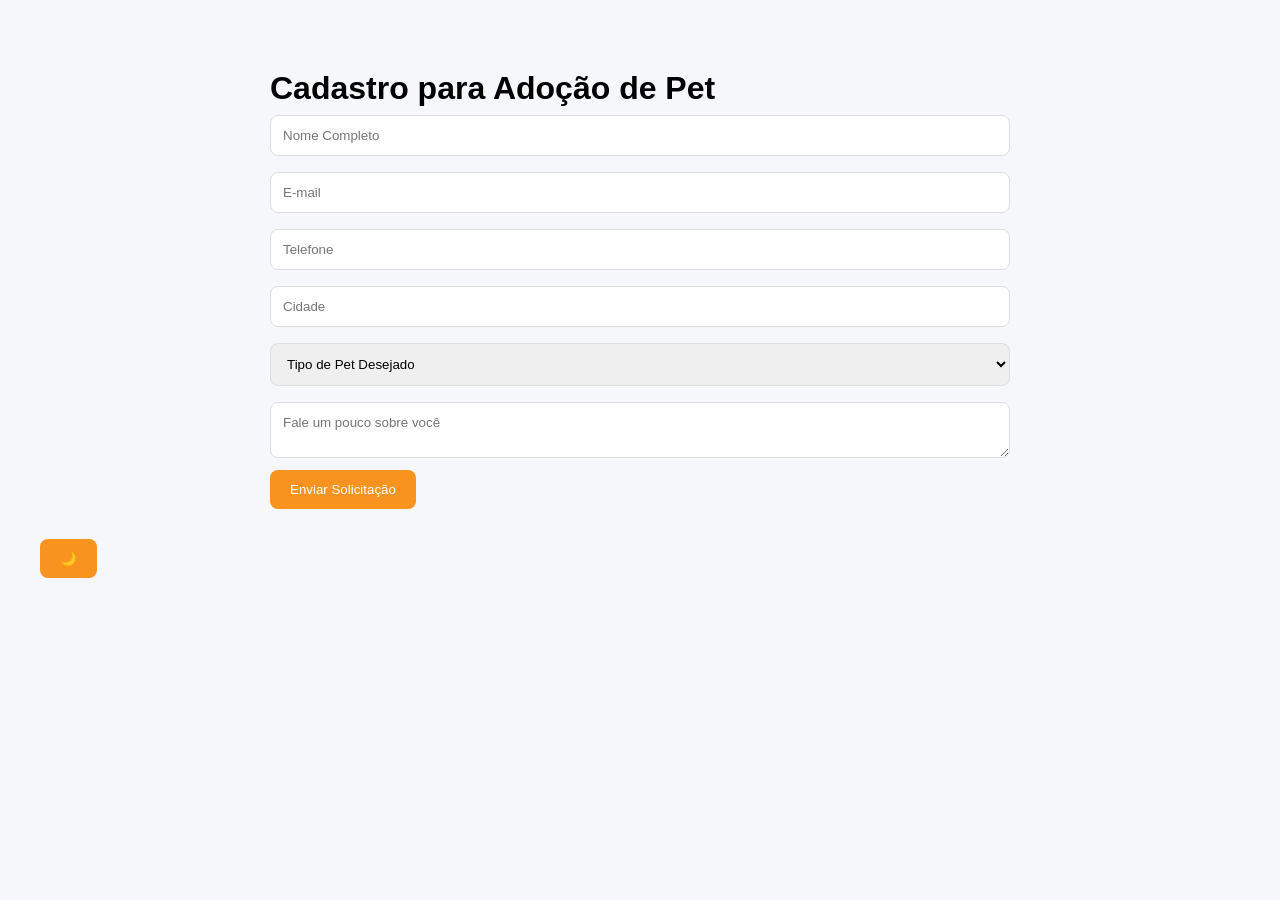
<file: cadastro-adocao.html>
<!DOCTYPE html>
<html lang="pt-BR">
<head>
<meta charset="UTF-8">
<meta name="viewport" content="width=device-width, initial-scale=1.0">
<title>Cadastro para Adoção - PetBuddy</title>
<link rel="stylesheet" href="./stylepetlar.css">
<style>
body{font-family:'Inter',sans-serif;background:#f5f7fb;padding:40px}
.container{max-width:800px;margin:auto;background:var(--card);padding:30px;border-radius:12px}
input,select,textarea{width:100%;padding:12px;margin:8px 0;border-radius:8px;border:1px solid #ddd}
button{background:#f7931e;color:#fff;border:none;padding:12px 20px;border-radius:8px;cursor:pointer}
</style>
</head>
<body>
<div class="container">
<h1>Cadastro para Adoção de Pet</h1>
<form id="adocaoForm">
<input type="text" id="nomeAdotante" placeholder="Nome Completo" required>
<input type="email" id="emailAdotante" placeholder="E-mail" required>
<input type="tel" id="telefoneAdotante" placeholder="Telefone" required>
<input type="text" id="cidadeAdotante" placeholder="Cidade" required>
<select id="petDesejado" required>
<option value="">Tipo de Pet Desejado</option>
<option>Cachorro</option>
<option>Gato</option>
<option>Outros</option>
</select>
<textarea id="sobreAdotante" placeholder="Fale um pouco sobre você"></textarea>
<button type="button" onclick="enviarAdocao()">Enviar Solicitação</button>
</form>
</div>

<script>
function enviarAdocao() {
    const nome = document.getElementById('nomeAdotante').value;
    const email = document.getElementById('emailAdotante').value;
    const pet = document.getElementById('petDesejado').value;
    
    if(!nome || !email || !pet) {
        alert('Por favor, preencha todos os campos obrigatórios!');
        return;
    }
    
    alert('Solicitação de adoção enviada com sucesso! Entraremos em contato em breve.');
    window.location.href = 'homepet.html';
}
</script>

<button class="dark-toggle" onclick="toggleDarkMode()">🌙</button>
<script>
function toggleDarkMode(){
    document.body.classList.toggle('dark');
    localStorage.setItem('theme', document.body.classList.contains('dark') ? 'dark' : 'light');
}
if(localStorage.getItem('theme') === 'dark') document.body.classList.add('dark');
</script>
</body>
</html>
</file>
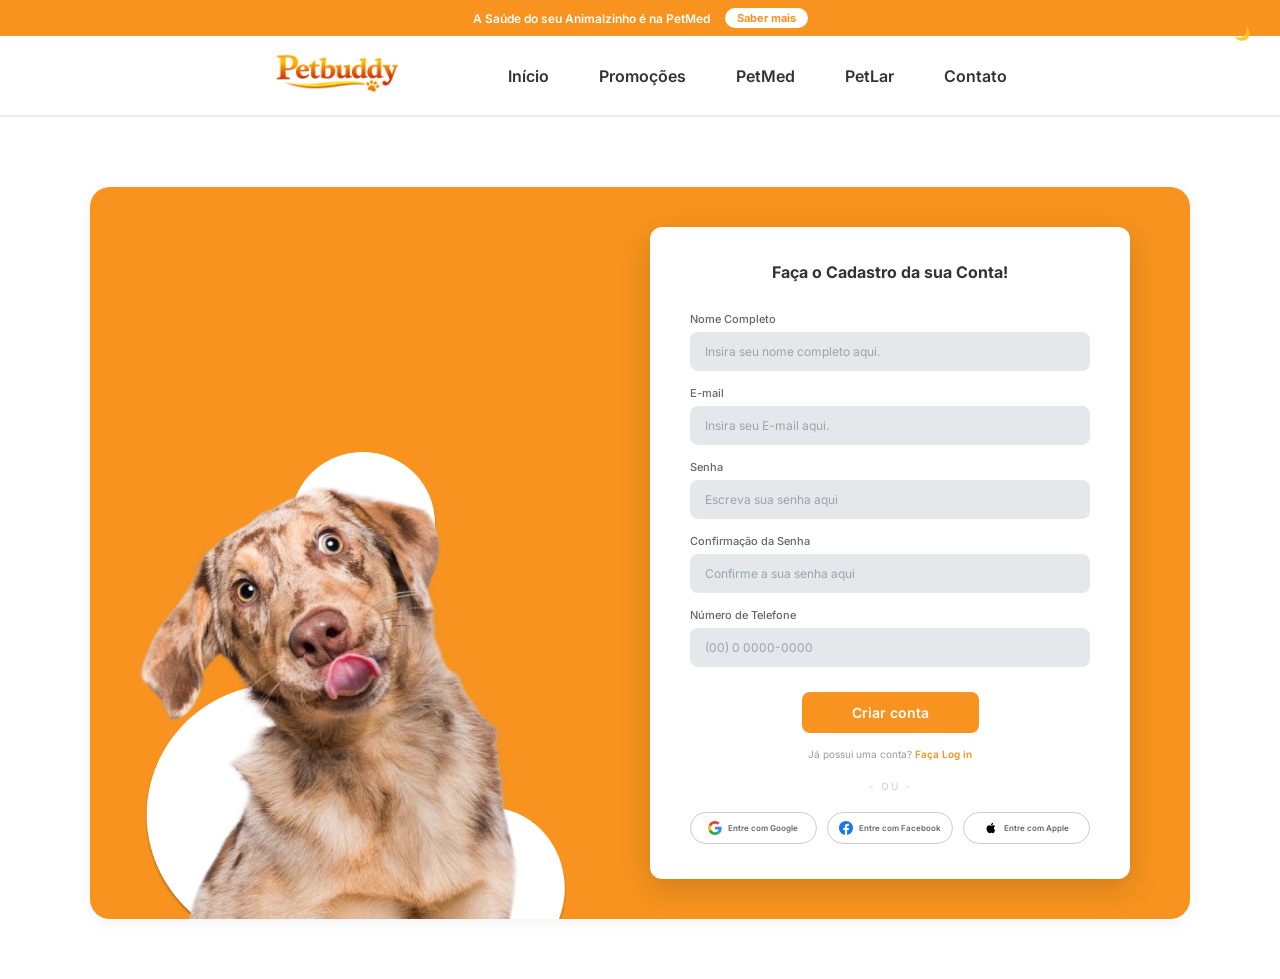
<file: cadastro.html>
<!DOCTYPE html>
<html lang="pt-BR">
<head>
  <meta charset="UTF-8">
  <meta name="viewport" content="width=device-width, initial-scale=1.0">
  <title>PetBuddy | Criar Conta</title>
  <link rel="stylesheet" href="./stylecadastro.css"> 
  <link href="https://fonts.googleapis.com/css2?family=Inter:wght@400;500;600;700&display=swap" rel="stylesheet">

<style>
:root{--bg:#ffffff;--text:#222;--card:#f5f5f5}
body.dark{--bg:#121212;--text:#f1f1f1;--card:#1e1e1e}
body{background:var(--bg)!important;color:var(--text)!important;transition:.3s}
.card,.pet-card,.produto,.plano{background:var(--card)!important;transition:.3s ease}
.plano:hover,.card:hover,.pet-card:hover,.produto:hover{transform:translateY(-6px)}
.dark-toggle{position:fixed;top:15px;right:15px;z-index:9999;padding:10px 14px;border-radius:20px;cursor:pointer}
.hero-simple{padding:60px 20px;text-align:center}
</style>
</head>
<body>

  <header>
    <div class="topbar">
      <div class="container topbar-content">
        <p>A Saúde do seu Animalzinho é na PetMed</p>
        <a href="#" class="saiba-mais">Saber mais</a>
      </div>
    </div>
  
    <div class="navbar">
      <div class="container nav-container">
        <a href="../home/index.html" class="logo-link">
          <img src="../assets/Logo Principal.png" alt="Logo PetBuddy" class="logo">
        </a>
  
        <nav class="menu">
          <a href="../home/index.html">Início</a>
          <a href="#">Promoções</a>
          <a href="../petmed/../petmed/petmed.html">PetMed</a>
          <a href="../petlar/homepet.html">PetLar</a>
          <a href="#">Contato</a>
        </nav>
      </div>
    </div>
  </header>

  <main class="cadastro-wrapper container">
    <div class="cadastro-box">
        
        <div class="cadastro-img-area">
            <img src="../assets/PetCadastro.png" alt="Cachorro PetBuddy" class="pet-cadastro-img">
        </div>

        <div class="cadastro-form-area">
            <div class="cadastro-card">
                <h2>Faça o Cadastro da sua Conta!</h2>
                
                <form id="cadastroForm">
                    <div class="form-group">
                        <label>Nome Completo</label>
                        <input type="text" id="nome" placeholder="Insira seu nome completo aqui." required>
                    </div>

                    <div class="form-group">
                        <label>E-mail</label>
                        <input type="email" id="email" placeholder="Insira seu E-mail aqui." required>
                    </div>

                    <div class="form-group">
                        <label>Senha</label>
                        <input type="password" id="senha" placeholder="Escreva sua senha aqui" required>
                    </div>

                    <div class="form-group">
                        <label>Confirmação da Senha</label>
                        <input type="password" id="confirmSenha" placeholder="Confirme a sua senha aqui" required>
                    </div>

                    <div class="form-group">
                        <label>Número de Telefone</label>
                        <input type="tel" id="telefone" placeholder="(00) 0 0000-0000" maxlength="15" oninput="mascaraTelefone(this)" required>
                    </div>

                    <div class="btn-create-container">
                        <button type="button" class="btn-create" onclick="validarCadastro()">Criar conta</button>
                    </div>

                   <p class="login-txt">Já possui uma conta? <a href="../login/login.html">Faça Log in</a></p>

                    <div class="ou-divider">- OU -</div>

                    <div class="social-row">
                        <button type="button" class="social-btn">
                            <svg xmlns="http://www.w3.org/2000/svg" width="14" height="14" viewBox="0 0 48 48"><path fill="#EA4335" d="M24 9.5c3.54 0 6.71 1.22 9.21 3.6l6.85-6.85C35.9 2.38 30.47 0 24 0 14.62 0 6.51 5.38 2.56 13.22l7.98 6.19C12.43 13.7 17.74 9.5 24 9.5z"/><path fill="#4285F4" d="M46.98 24.55c0-1.57-.15-3.09-.38-4.55H24v9.02h12.94c-.58 2.96-2.26 5.48-4.78 7.18l7.73 6c4.51-4.18 7.09-10.36 7.09-17.65z"/><path fill="#FBBC05" d="M10.53 28.59c-.48-1.45-.76-2.99-.76-4.59s.27-3.14.76-4.59l-7.98-6.19C.92 16.46 0 20.12 0 24c0 3.88.92 7.54 2.56 10.78l7.97-6.19z"/><path fill="#34A853" d="M24 48c6.48 0 11.93-2.13 15.89-5.81l-7.73-6c-2.15 1.45-4.92 2.3-8.16 2.3-6.26 0-11.57-4.22-13.47-9.91l-7.98 6.19C6.51 42.62 14.62 48 24 48z"/></svg> 
                            Entre com Google
                        </button>
                        <button type="button" class="social-btn">
                            <svg xmlns="http://www.w3.org/2000/svg" width="14" height="14" viewBox="0 0 24 24" fill="#1877F2"><path d="M24 12.073c0-6.627-5.373-12-12-12s-12 5.373-12 12c0 5.99 4.388 10.954 10.125 11.854v-8.385H7.078v-3.469h3.047V9.43c0-3.007 1.792-4.669 4.533-4.669 1.312 0 2.686.235 2.686.235v2.953H15.83c-1.491 0-1.956.925-1.956 1.874v2.25h3.328l-.532 3.469h-2.796v8.385C19.612 23.027 24 18.062 24 12.073z"/></svg> 
                            Entre com Facebook
                        </button>
                        <button type="button" class="social-btn">
                            <svg width="14" height="14" viewBox="0 0 24 24" fill="black"><path d="M17.05 20.28c-.98.95-2.05.8-3.08.35-1.09-.46-2.09-.48-3.24 0-1.44.62-2.2.44-3.06-.35C2.79 15.25 3.51 7.59 9.05 7.31c1.35.07 2.29.74 3.08.8 1.18-.04 2.31-.82 3.5-.78 1.48.05 2.6.66 3.32 1.76-2.96 1.75-2.42 5.56.39 6.64-1.2 1.83-2.18 3.55-2.29 4.55zM12.03 7.25c-.15-2.23 1.66-4.07 3.74-4.25.3 2.31-1.89 4.25-3.74 4.25z"/></svg> 
                            Entre com Apple
                        </button>
                    </div>
                </form>

            </div>
        </div>

    </div>
  </main>

  <script>
      function mascaraTelefone(input) {
          let v = input.value.replace(/\D/g, ''); 
          if (v.length > 11) v = v.substring(0, 11); 
          
          if (v.length >= 3) {
              v = '(' + v.substring(0, 2) + ') ' + v.substring(2);
          }
          if (v.length >= 11) {
              v = v.substring(0, 10) + '-' + v.substring(10);
          }
          input.value = v;
      }
      
      function validarCadastro() {
          const nome = document.getElementById('nome').value;
          const email = document.getElementById('email').value;
          const senha = document.getElementById('senha').value;
          const confirmSenha = document.getElementById('confirmSenha').value;
          
          if(!nome || !email || !senha || !confirmSenha) {
              alert('Por favor, preencha todos os campos!');
              return;
          }
          
          if(senha !== confirmSenha) {
              alert('As senhas não coincidem!');
              return;
          }
          
          if(senha.length < 6) {
              alert('A senha deve ter no mínimo 6 caracteres!');
              return;
          }
          
          // Salvar dados do usuário
          const userData = { nome, email, senha };
          localStorage.setItem('petbuddy_user', JSON.stringify(userData));
          
          alert('Cadastro realizado com sucesso!');
          window.location.href = 'cadastro2.html';
      }
  </script>

  <button class="dark-toggle" onclick="toggleDarkMode()">🌙</button>
  <script>
      function toggleDarkMode(){
          document.body.classList.toggle('dark');
          localStorage.setItem('theme', document.body.classList.contains('dark') ? 'dark' : 'light');
      }
      if(localStorage.getItem('theme') === 'dark') document.body.classList.add('dark');
  </script>
</body>
</html>
</file>
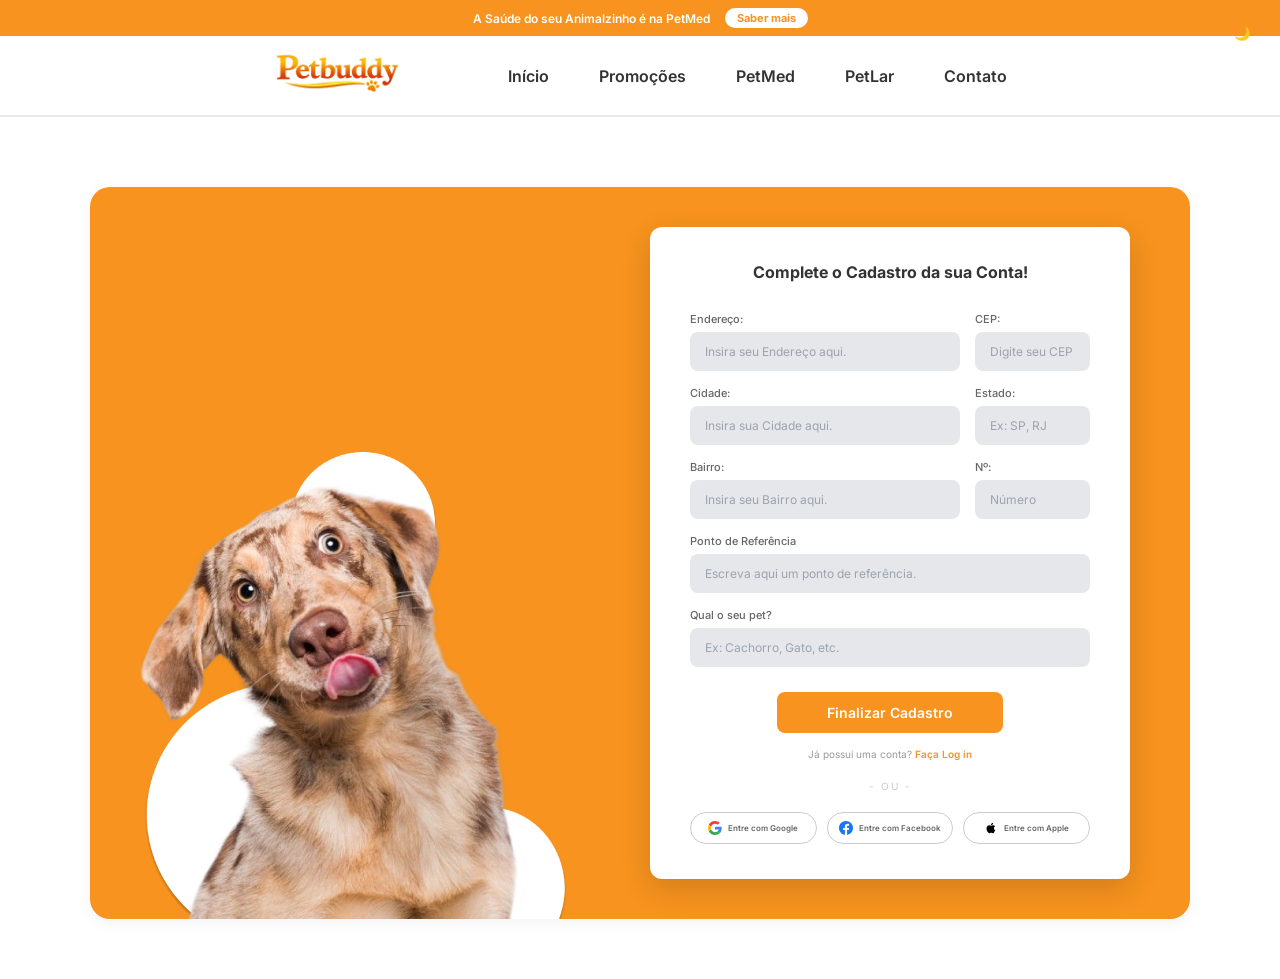
<file: cadastro2.html>
<!DOCTYPE html>
<html lang="pt-BR">
<head>
  <meta charset="UTF-8">
  <meta name="viewport" content="width=device-width, initial-scale=1.0">
  <title>PetBuddy | Complete seu Cadastro</title>
  <link rel="stylesheet" href="./stylecadastro.css"> 
  <link href="https://fonts.googleapis.com/css2?family=Inter:wght@400;500;600;700&display=swap" rel="stylesheet">

<style>
:root{--bg:#ffffff;--text:#222;--card:#f5f5f5}
body.dark{--bg:#121212;--text:#f1f1f1;--card:#1e1e1e}
body{background:var(--bg)!important;color:var(--text)!important;transition:.3s}
.card,.pet-card,.produto,.plano{background:var(--card)!important;transition:.3s ease}
.plano:hover,.card:hover,.pet-card:hover,.produto:hover{transform:translateY(-6px)}
.dark-toggle{position:fixed;top:15px;right:15px;z-index:9999;padding:10px 14px;border-radius:20px;cursor:pointer}
.hero-simple{padding:60px 20px;text-align:center}
</style>
</head>
<body>

  <header>
    <div class="topbar">
      <div class="container topbar-content">
        <p>A Saúde do seu Animalzinho é na PetMed</p>
        <a href="#" class="saiba-mais">Saber mais</a>
      </div>
    </div>
  
    <div class="navbar">
      <div class="container nav-container">
        <a href="../home/index.html" class="logo-link">
          <img src="../assets/Logo Principal.png" alt="Logo PetBuddy" class="logo">
        </a>
  
        <nav class="menu">
          <a href="../home/index.html">Início</a>
          <a href="#">Promoções</a>
          <a href="../petmed/../petmed/petmed.html">PetMed</a>
          <a href="../petlar/homepet.html">PetLar</a>
          <a href="#">Contato</a>
        </nav>
      </div>
    </div>
  </header>

  <main class="cadastro-wrapper container">
    <div class="cadastro-box">
        
        <div class="cadastro-img-area">
            <img src="../assets/PetCadastro.png" alt="Cachorro PetBuddy" class="pet-cadastro-img">
        </div>

        <div class="cadastro-form-area">
            <div class="cadastro-card">
                <h2>Complete o Cadastro da sua Conta!</h2>
                
                <form id="enderecoForm">
                    <div class="form-row">
                        <div class="form-group col-70">
                            <label>Endereço:</label>
                            <input type="text" id="endereco" placeholder="Insira seu Endereço aqui." required>
                        </div>
                        <div class="form-group col-30">
                            <label>CEP:</label>
                            <input type="text" id="cep" placeholder="Digite seu CEP" maxlength="9" oninput="mascaraCEP(this)" required>
                        </div>
                    </div>

                    <div class="form-row">
                        <div class="form-group col-70">
                            <label>Cidade:</label>
                            <input type="text" id="cidade" placeholder="Insira sua Cidade aqui." required>
                        </div>
                        <div class="form-group col-30">
                            <label>Estado:</label>
                            <input type="text" id="estado" placeholder="Ex: SP, RJ" maxlength="2" oninput="mascaraEstado(this)" required>
                        </div>
                    </div>

                    <div class="form-row">
                        <div class="form-group col-70">
                            <label>Bairro:</label>
                            <input type="text" id="bairro" placeholder="Insira seu Bairro aqui." required>
                        </div>
                        <div class="form-group col-30">
                            <label>Nº:</label>
                            <input type="text" id="numero" placeholder="Número" oninput="mascaraNumero(this)" required>
                        </div>
                    </div>

                    <div class="form-group">
                        <label>Ponto de Referência</label>
                        <input type="text" id="referencia" placeholder="Escreva aqui um ponto de referência.">
                    </div>

                    <div class="form-group">
                        <label>Qual o seu pet?</label>
                        <input type="text" id="pet" placeholder="Ex: Cachorro, Gato, etc." required>
                    </div>

                    <div class="btn-create-container">
                        <button type="button" class="btn-create" onclick="salvarEndereco()">Finalizar Cadastro</button>
                    </div>

                    <p class="login-txt">Já possui uma conta? <a href="../login/login.html">Faça Log in</a></p>

                    <div class="ou-divider">- OU -</div>

                    <div class="social-row">
                        <button type="button" class="social-btn">
                            <svg xmlns="http://www.w3.org/2000/svg" width="14" height="14" viewBox="0 0 48 48"><path fill="#EA4335" d="M24 9.5c3.54 0 6.71 1.22 9.21 3.6l6.85-6.85C35.9 2.38 30.47 0 24 0 14.62 0 6.51 5.38 2.56 13.22l7.98 6.19C12.43 13.7 17.74 9.5 24 9.5z"/><path fill="#4285F4" d="M46.98 24.55c0-1.57-.15-3.09-.38-4.55H24v9.02h12.94c-.58 2.96-2.26 5.48-4.78 7.18l7.73 6c4.51-4.18 7.09-10.36 7.09-17.65z"/><path fill="#FBBC05" d="M10.53 28.59c-.48-1.45-.76-2.99-.76-4.59s.27-3.14.76-4.59l-7.98-6.19C.92 16.46 0 20.12 0 24c0 3.88.92 7.54 2.56 10.78l7.97-6.19z"/><path fill="#34A853" d="M24 48c6.48 0 11.93-2.13 15.89-5.81l-7.73-6c-2.15 1.45-4.92 2.3-8.16 2.3-6.26 0-11.57-4.22-13.47-9.91l-7.98 6.19C6.51 42.62 14.62 48 24 48z"/></svg> 
                            Entre com Google
                        </button>
                        <button type="button" class="social-btn">
                            <svg xmlns="http://www.w3.org/2000/svg" width="14" height="14" viewBox="0 0 24 24" fill="#1877F2"><path d="M24 12.073c0-6.627-5.373-12-12-12s-12 5.373-12 12c0 5.99 4.388 10.954 10.125 11.854v-8.385H7.078v-3.469h3.047V9.43c0-3.007 1.792-4.669 4.533-4.669 1.312 0 2.686.235 2.686.235v2.953H15.83c-1.491 0-1.956.925-1.956 1.874v2.25h3.328l-.532 3.469h-2.796v8.385C19.612 23.027 24 18.062 24 12.073z"/></svg> 
                            Entre com Facebook
                        </button>
                        <button type="button" class="social-btn">
                            <svg width="14" height="14" viewBox="0 0 24 24" fill="black"><path d="M17.05 20.28c-.98.95-2.05.8-3.08.35-1.09-.46-2.09-.48-3.24 0-1.44.62-2.2.44-3.06-.35C2.79 15.25 3.51 7.59 9.05 7.31c1.35.07 2.29.74 3.08.8 1.18-.04 2.31-.82 3.5-.78 1.48.05 2.6.66 3.32 1.76-2.96 1.75-2.42 5.56.39 6.64-1.2 1.83-2.18 3.55-2.29 4.55zM12.03 7.25c-.15-2.23 1.66-4.07 3.74-4.25.3 2.31-1.89 4.25-3.74 4.25z"/></svg> 
                            Entre com Apple
                        </button>
                    </div>
                </form>

            </div>
        </div>

    </div>
  </main>

  <script>
      function mascaraCEP(input) {
          let v = input.value.replace(/\D/g, '');
          if (v.length > 8) v = v.substring(0, 8);
          if (v.length >= 6) {
              v = v.substring(0, 5) + '-' + v.substring(5);
          }
          input.value = v;
      }

      function mascaraEstado(input) {
          let v = input.value.replace(/[^a-zA-Z]/g, '');
          input.value = v.toUpperCase();
      }

      function mascaraNumero(input) {
          input.value = input.value.replace(/\D/g, '');
      }
      
      function salvarEndereco() {
          const endereco = {
              logradouro: document.getElementById('endereco').value,
              cep: document.getElementById('cep').value,
              cidade: document.getElementById('cidade').value,
              estado: document.getElementById('estado').value,
              bairro: document.getElementById('bairro').value,
              numero: document.getElementById('numero').value,
              referencia: document.getElementById('referencia').value,
              pet: document.getElementById('pet').value
          };
          
          if(!endereco.logradouro || !endereco.cep || !endereco.cidade || !endereco.estado || !endereco.bairro || !endereco.numero) {
              alert('Por favor, preencha todos os campos obrigatórios!');
              return;
          }
          
          localStorage.setItem('petbuddy_endereco', JSON.stringify(endereco));
          window.location.href = 'cadastro3.html';
      }
  </script>

  <button class="dark-toggle" onclick="toggleDarkMode()">🌙</button>
  <script>
      function toggleDarkMode(){
          document.body.classList.toggle('dark');
          localStorage.setItem('theme', document.body.classList.contains('dark') ? 'dark' : 'light');
      }
      if(localStorage.getItem('theme') === 'dark') document.body.classList.add('dark');
  </script>
</body>
</html>
</file>
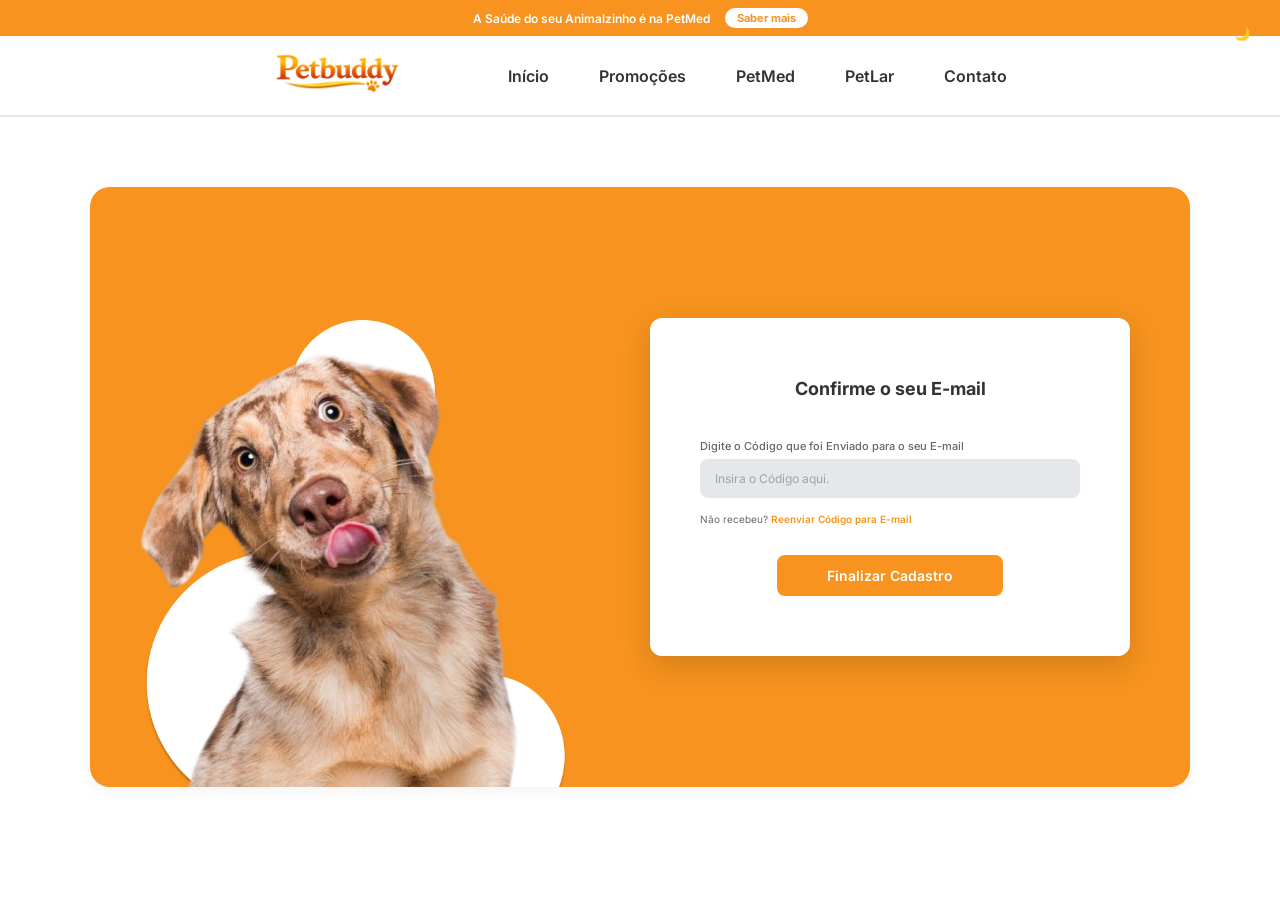
<file: cadastro3.html>
<!DOCTYPE html>
<html lang="pt-BR">
<head>
  <meta charset="UTF-8">
  <meta name="viewport" content="width=device-width, initial-scale=1.0">
  <title>PetBuddy | Confirme seu E-mail</title>
  <link rel="stylesheet" href="./stylecadastro.css"> 
  <link href="https://fonts.googleapis.com/css2?family=Inter:wght@400;500;600;700&display=swap" rel="stylesheet">

<style>
:root{--bg:#ffffff;--text:#222;--card:#f5f5f5}
body.dark{--bg:#121212;--text:#f1f1f1;--card:#1e1e1e}
body{background:var(--bg)!important;color:var(--text)!important;transition:.3s}
.card,.pet-card,.produto,.plano{background:var(--card)!important;transition:.3s ease}
.plano:hover,.card:hover,.pet-card:hover,.produto:hover{transform:translateY(-6px)}
.dark-toggle{position:fixed;top:15px;right:15px;z-index:9999;padding:10px 14px;border-radius:20px;cursor:pointer}
.hero-simple{padding:60px 20px;text-align:center}
</style>
</head>
<body>

  <header>
    <div class="topbar">
      <div class="container topbar-content">
        <p>A Saúde do seu Animalzinho é na PetMed</p>
        <a href="#" class="saiba-mais">Saber mais</a>
      </div>
    </div>
  
    <div class="navbar">
      <div class="container nav-container">
        <a href="../home/index.html" class="logo-link">
          <img src="../assets/Logo Principal.png" alt="Logo PetBuddy" class="logo">
        </a>
  
        <nav class="menu">
          <a href="../home/index.html">Início</a>
          <a href="#">Promoções</a>
          <a href="../petmed/../petmed/petmed.html">PetMed</a>
          <a href="../petlar/homepet.html">PetLar</a>
          <a href="#">Contato</a>
        </nav>
      </div>
    </div>
  </header>

  <main class="cadastro-wrapper container">
    <div class="cadastro-box">
        
        <div class="cadastro-img-area">
            <img src="../assets/PetCadastro.png" alt="Cachorro PetBuddy" class="pet-cadastro-img">
        </div>

        <div class="cadastro-form-area">
            
            <div class="cadastro-card card-confirmacao">
                <h2>Confirme o seu E-mail</h2>
                
                <form class="form-confirmacao">
                    <div class="form-group">
                        <label>Digite o Código que foi Enviado para o seu E-mail</label>
                        <input type="text" id="codigo" placeholder="Insira o Código aqui." required>
                    </div>

                    <p class="reenviar-txt">
                        Não recebeu? <a href="#" onclick="reenviarCodigo()">Reenviar Código para E-mail</a>
                    </p>

                    <div class="btn-create-container">
                        <button type="button" class="btn-create" onclick="confirmarCadastro()">Finalizar Cadastro</button>
                    </div>
                </form>

            </div>
        </div>

    </div>
  </main>

  <script>
      // Simula envio de código (em produção, isso viria do backend)
      function reenviarCodigo() {
          alert('Código reenviado para o seu e-mail! (Simulação)');
      }
      
      function confirmarCadastro() {
          const codigo = document.getElementById('codigo').value;
          
          if(!codigo) {
              alert('Por favor, digite o código de verificação!');
              return;
          }
          
          // Em produção, validaria o código com o backend
          alert('Cadastro concluído com sucesso! 🎉');
          window.location.href = '../home/logado.html';
      }
  </script>

  <button class="dark-toggle" onclick="toggleDarkMode()">🌙</button>
  <script>
      function toggleDarkMode(){
          document.body.classList.toggle('dark');
          localStorage.setItem('theme', document.body.classList.contains('dark') ? 'dark' : 'light');
      }
      if(localStorage.getItem('theme') === 'dark') document.body.classList.add('dark');
  </script>
</body>
</html>
</file>
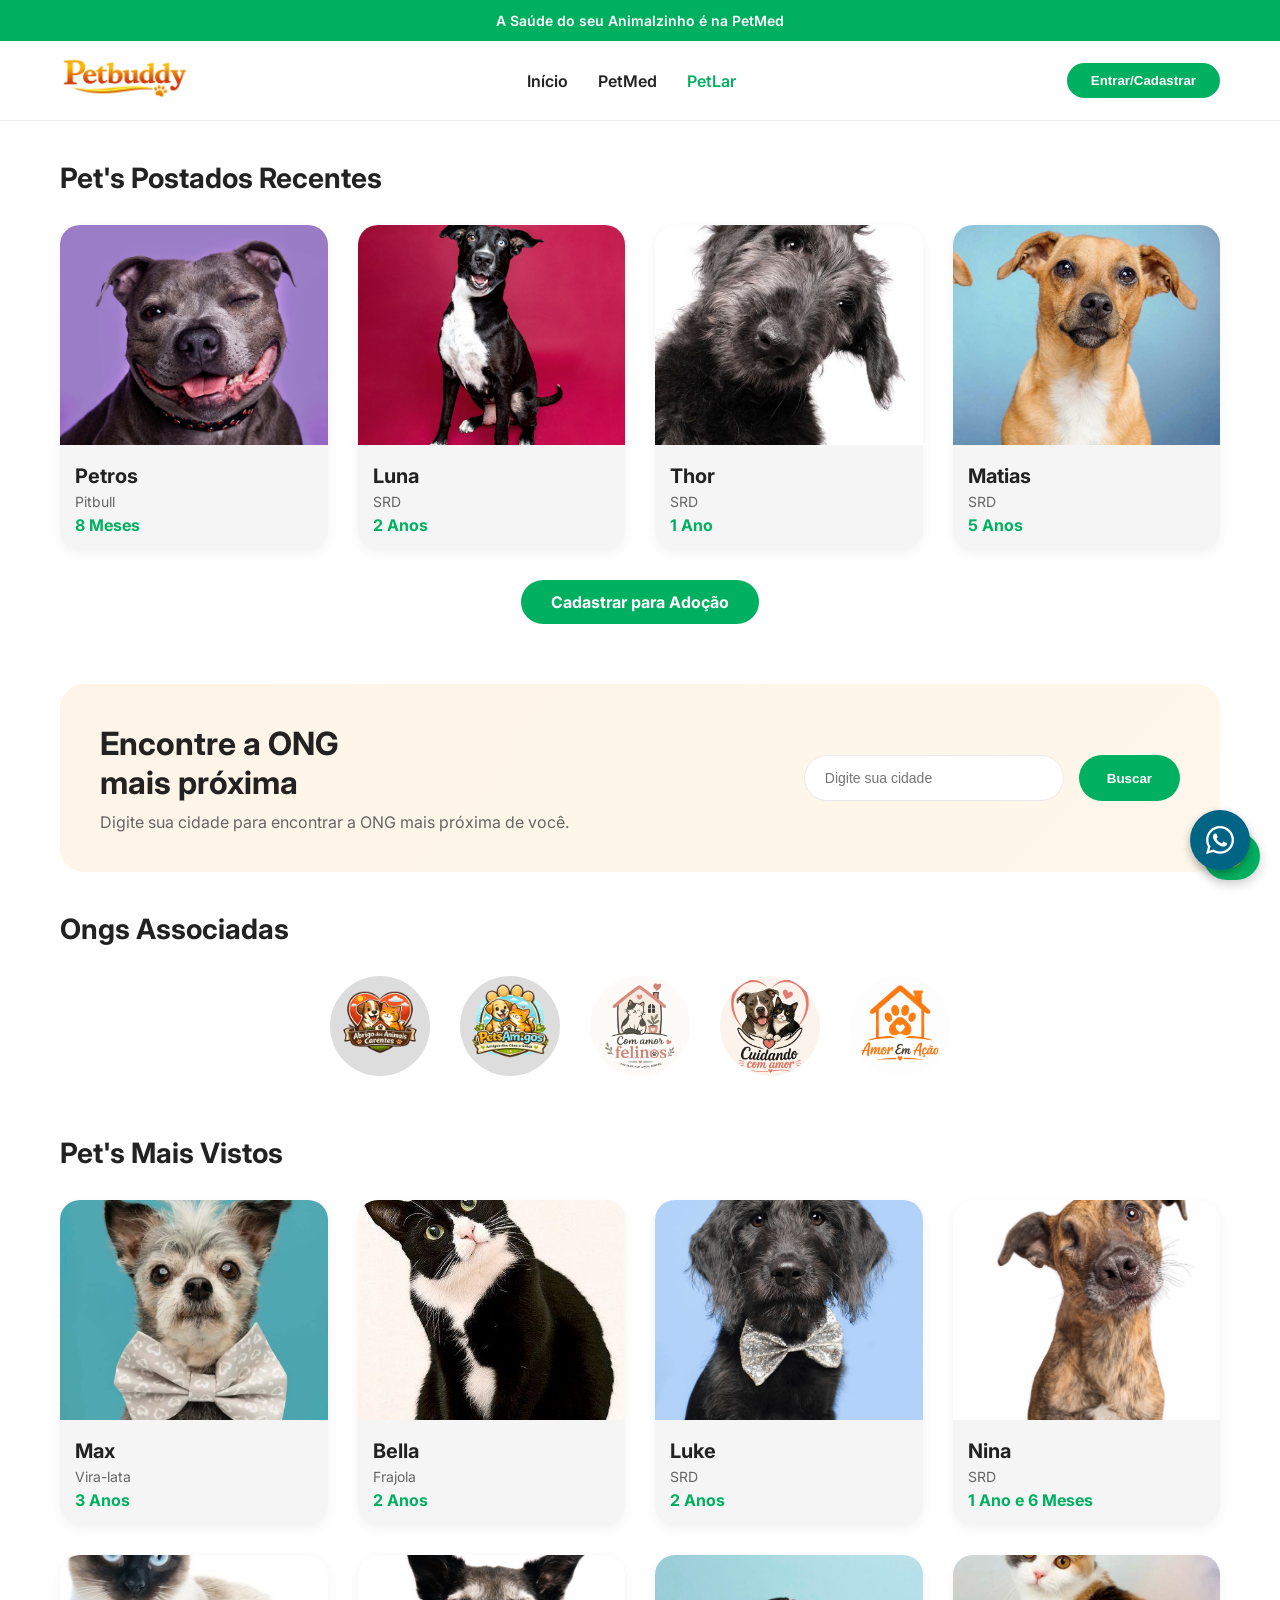
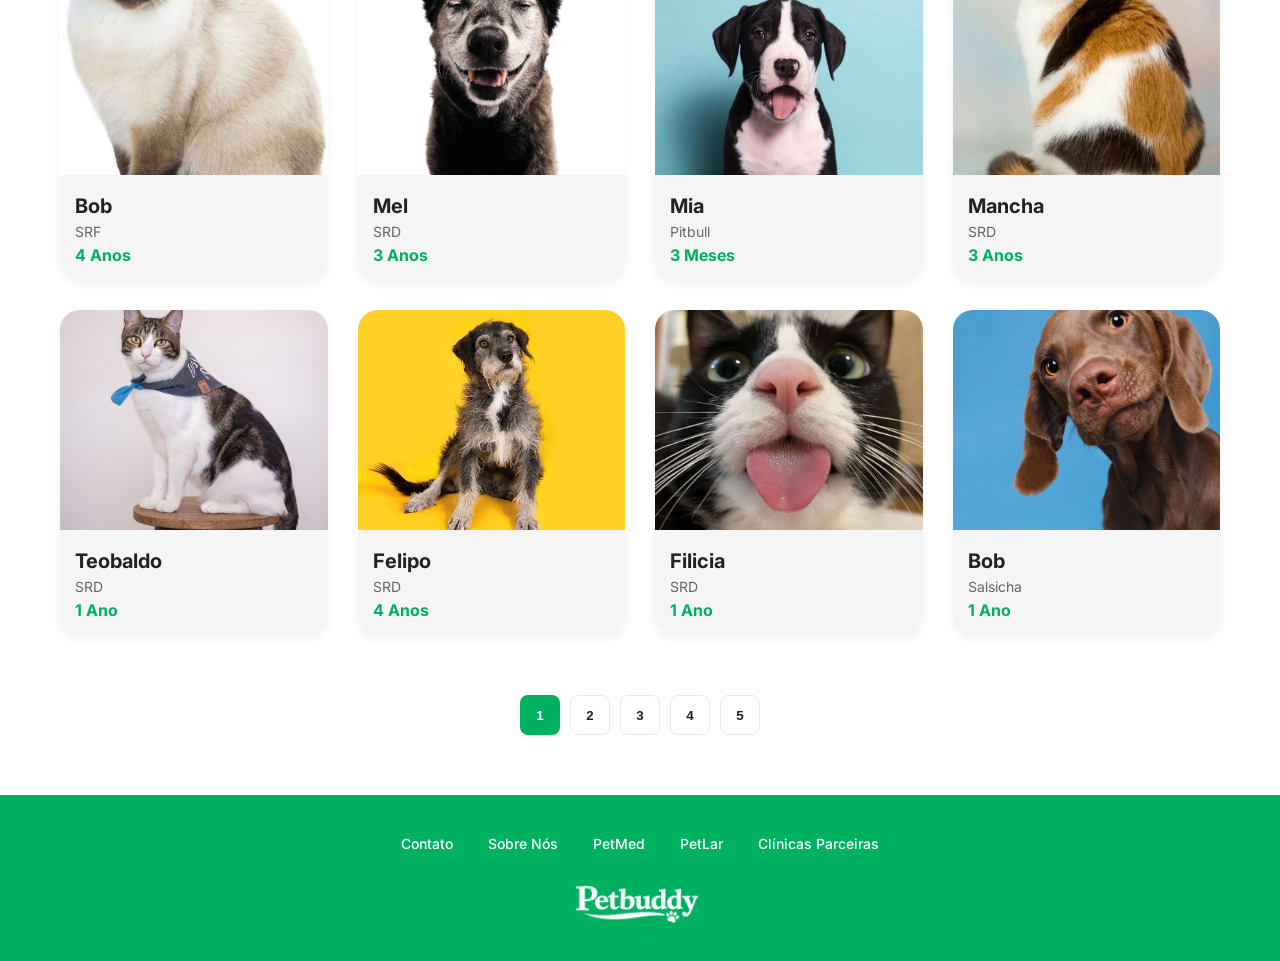
<file: homepet.html>
<!DOCTYPE html>
<html lang="pt-BR">
<head>
  <meta charset="UTF-8">
  <meta name="viewport" content="width=device-width, initial-scale=1.0, user-scalable=yes">
  <title>PetLar - Adote com amor | PetBuddy</title>
  <link href="https://fonts.googleapis.com/css2?family=Inter:wght@300;400;500;600;700;800&display=swap" rel="stylesheet">
  <style>
    /* ===== RESET E VARIÁVEIS ===== */
    * {
      margin: 0;
      padding: 0;
      box-sizing: border-box;
    }

    :root {
      --bg: #ffffff;
      --text: #222;
      --card: #f5f5f5;
      --primary: #00b061;
      --primary-hover: #165a2f;
      --border: #eaeaea;
    }

    body {
      font-family: 'Inter', sans-serif;
      background: var(--bg);
      color: var(--text);
      transition: background 0.3s, color 0.3s;
    }

    body.dark {
      --bg: #121212;
      --text: #f1f1f1;
      --card: #1e1e1e;
      --border: #2c2c2c;
    }

    .container {
      max-width: 1200px;
      margin: 0 auto;
      padding: 0 20px;
    }

    /* ===== TOPBAR PADRÃO (igual PetMed) ===== */
    .top-bar {
      background: var(--primary);
      color: white;
      text-align: center;
      padding: 12px;
      font-size: 14px;
      font-weight: 600;
    }

    /* ===== NAVBAR ===== */
    .navbar {
      background: var(--bg);
      border-bottom: 1px solid var(--border);
      padding: 15px 0;
      margin-bottom: 40px;
    }

    .nav-container {
      display: flex;
      justify-content: space-between;
      align-items: center;
      flex-wrap: wrap;
      gap: 20px;
    }

    .logo {
      height: 45px;
    }

    .menu {
      display: flex;
      gap: 30px;
    }

    .menu a {
      text-decoration: none;
      font-weight: 600;
      color: var(--text);
    }

    .menu a.active,
    .menu a:hover {
      color: var(--primary);
    }

    .btn-login {
      background: var(--primary);
      color: white;
      border: none;
      padding: 10px 24px;
      border-radius: 30px;
      font-weight: 700;
      cursor: pointer;
      transition: 0.2s;
    }

    .btn-login:hover {
      background: var(--primary-hover);
    }

    /* ===== SEÇÕES DE PETS ===== */
    .pets-section {
      margin-bottom: 60px;
    }

    h2 {
      font-size: 28px;
      margin-bottom: 30px;
      font-weight: 700;
    }

    .pets-grid {
      display: grid;
      grid-template-columns: repeat(auto-fill, minmax(260px, 1fr));
      gap: 30px;
    }

    .pet-card {
      background: var(--card);
      border-radius: 20px;
      overflow: hidden;
      transition: transform 0.2s, box-shadow 0.2s;
      box-shadow: 0 4px 12px rgba(0,0,0,0.05);
    }

    .pet-card:hover {
      transform: translateY(-5px);
      box-shadow: 0 8px 20px rgba(0,0,0,0.1);
    }

    .pet-card img {
      width: 100%;
      height: 220px;
      object-fit: cover;
    }

    .pet-card h3 {
      font-size: 20px;
      margin: 15px 15px 5px;
    }

    .pet-card p {
      font-size: 14px;
      color: #666;
      margin: 0 15px 5px;
    }

    body.dark .pet-card p {
      color: #aaa;
    }

    .pet-card span {
      display: block;
      font-weight: 700;
      color: var(--primary);
      margin: 0 15px 15px;
    }

    .btn-cadastrar {
      text-align: center;
      margin: 30px 0;
    }

    .btn-cadastrar a {
      background: var(--primary);
      color: white;
      padding: 12px 30px;
      border-radius: 40px;
      text-decoration: none;
      font-weight: 700;
      display: inline-block;
      transition: 0.2s;
    }

    .btn-cadastrar a:hover {
      background: var(--primary-hover);
    }

    /* ===== BUSCA ONG ===== */
    .ong-search {
      display: flex;
      justify-content: space-between;
      align-items: center;
      background: linear-gradient(135deg, rgba(247,147,30,0.1), rgba(255,216,155,0.2));
      padding: 40px;
      border-radius: 24px;
      margin: 40px 0;
      flex-wrap: wrap;
      gap: 30px;
    }

    .ong-search .left h2 {
      font-size: 32px;
      margin-bottom: 10px;
    }

    .ong-search .left p {
      color: #666;
    }

    body.dark .ong-search .left p {
      color: #aaa;
    }

    .ong-search .right {
      display: flex;
      gap: 15px;
      flex-wrap: wrap;
    }

    .ong-search input {
      padding: 14px 20px;
      border-radius: 40px;
      border: 1px solid var(--border);
      background: var(--bg);
      color: var(--text);
      width: 260px;
      font-size: 14px;
    }

    .ong-search button {
      background: var(--primary);
      color: white;
      border: none;
      padding: 14px 28px;
      border-radius: 40px;
      font-weight: 700;
      cursor: pointer;
      transition: 0.2s;
    }

    .ong-search button:hover {
      background: var(--primary-hover);
    }

    /* ===== ONGs ASSOCIADAS ===== */
    .ongs-section {
      margin-bottom: 60px;
    }

    .ongs {
      display: flex;
      justify-content: center;
      flex-wrap: wrap;
      gap: 30px;
      margin-top: 30px;
    }

    .ong {
      width: 100px;
      height: 100px;
      background: #ddd;
      border-radius: 50%;
      cursor: pointer;
      transition: transform 0.2s, box-shadow 0.2s;
      background-size: cover;
      background-position: center;
    }

    .ong:hover {
      transform: scale(1.08);
      box-shadow: 0 6px 14px rgba(0,0,0,0.15);
    }

    /* ===== PAGINAÇÃO ===== */
    .pagination {
      display: flex;
      justify-content: center;
      gap: 10px;
      margin: 50px 0;
    }

    .pagination button {
      width: 40px;
      height: 40px;
      border-radius: 8px;
      border: 1px solid var(--border);
      background: var(--bg);
      color: var(--text);
      cursor: pointer;
      font-weight: 600;
      transition: 0.2s;
    }

    .pagination button.current {
      background: var(--primary);
      color: white;
      border: none;
    }

    .pagination button:hover:not(.current) {
      background: var(--card);
    }

    /* ===== RODAPÉ ===== */
    footer {
      background: var(--primary);
      padding: 40px 20px 30px;
      margin-top: 60px;
    }

    .footer-links {
      display: flex;
      justify-content: center;
      flex-wrap: wrap;
      gap: 35px;
      margin-bottom: 30px;
    }

    .footer-links a {
      color: white;
      text-decoration: none;
      font-weight: 500;
      font-size: 14px;
    }

    .footer-links a:hover {
      text-decoration: underline;
    }

    .footer-logo {
      text-align: center;
    }

    .footer-logo img {
      height: 45px;
      filter: brightness(0) invert(1);
    }

    /* ===== DARK MODE TOGGLE ===== */
    .dark-toggle {
      position: fixed;
      bottom: 20px;
      right: 20px;
      background: var(--primary);
      color: white;
      border: none;
      border-radius: 40px;
      padding: 12px 16px;
      font-size: 20px;
      cursor: pointer;
      box-shadow: 0 4px 12px rgba(0,0,0,0.2);
      z-index: 999;
      transition: 0.2s;
    }

    .dark-toggle:hover {
      transform: scale(1.05);
    }

    /* ===== RESPONSIVIDADE ===== */
    @media (max-width: 768px) {
      .menu {
        display: none;
      }
      .ong-search {
        flex-direction: column;
        text-align: center;
      }
      .ong-search .right {
        justify-content: center;
      }
      .ongs {
        gap: 20px;
      }
      .ong {
        width: 70px;
        height: 70px;
      }
      h2 {
        font-size: 24px;
      }
      .pets-grid {
        grid-template-columns: 1fr;
      }
    }

    @media (max-width: 480px) {
      .ong-search input {
        width: 100%;
      }
      .ong {
        width: 60px;
        height: 60px;
      }
      .pagination button {
        width: 35px;
        height: 35px;
      }
    }
    .whatsapp-btn {
    position: fixed;
    bottom: 30px;
    right: 30px;
    background-color: #006485; /* Alinhado com a paleta do PetBuddy */
    color: #ffffff;
    width: 60px;
    height: 60px;
    border-radius: 50%;
    display: flex;
    justify-content: center;
    align-items: center;
    box-shadow: 0 4px 10px rgba(0, 0, 0, 0.3);
    z-index: 9999; /* Garante que fique acima de carrosséis e do menu */
    transition: transform 0.3s ease, background-color 0.3s ease;
}

/* Efeito de passar o mouse */
.whatsapp-btn:hover {
    background-color: #25d366; /* Muda para o verde clássico do WhatsApp no hover */
    transform: scale(1.1);
}

/* Animação suave de pulso para chamar atenção sutilmente */
@keyframes pulse {
    0% { box-shadow: 0 0 0 0 rgba(0, 100, 133, 0.7); }
    70% { box-shadow: 0 0 0 15px rgba(0, 100, 133, 0); }
    100% { box-shadow: 0 0 0 0 rgba(0, 100, 133, 0); }
}

.whatsapp-btn {
    animation: pulse 2s infinite;
}
  </style>
</head>
<body>

<div class="top-bar">
  A Saúde do seu Animalzinho é na PetMed
</div>

<header>
  <div class="navbar">
    <div class="container nav-container">
      <a href="../home/index.html" class="logo-link">
        <img src="../assets/Logo Principal.png" alt="Logo PetBuddy" class="logo" onerror="this.src='https://placehold.co/120x45?text=PetBuddy'">
      </a>
      <nav class="menu">
        <a href="../home/index.html">Início</a>
        <a href="../petmed/../petmed/petmed.html">PetMed</a>
        <a href="homepet.html" class="active">PetLar</a>
      </nav>
      <button class="btn-login" onclick="window.location.href='../login/login.html'">
        Entrar/Cadastrar
      </button>
    </div>
  </div>
</header>

<main class="container">
  <!-- Pets postados recentemente -->
  <section class="pets-section">
    <h2>Pet's Postados Recentes</h2>
    <div class="pets-grid">
      <div class="pet-card"><img src="../assets/petsl1.jpg" alt="Petros" onerror="this.src='https://placehold.co/300x220?text=Petros'"><h3>Petros</h3><p>Pitbull</p><span>8 Meses</span></div>
      <div class="pet-card"><img src="../assets/petsl2.jpg" alt="Luna" onerror="this.src='https://placehold.co/300x220?text=Luna'"><h3>Luna</h3><p>SRD</p><span>2 Anos</span></div>
      <div class="pet-card"><img src="../assets/petsl3.jpg" alt="Thor" onerror="this.src='https://placehold.co/300x220?text=Thor'"><h3>Thor</h3><p>SRD</p><span>1 Ano</span></div>
      <div class="pet-card"><img src="../assets/petsl4.jpg" alt="Thor" onerror="this.src='https://placehold.co/300x220?text=Thor'"><h3>Matias</h3><p>SRD</p><span>5 Anos</span></div>
    </div>
    <div class="btn-cadastrar">
      <a href="cadastro-adocao.html">Cadastrar para Adoção</a>
    </div>
  </section>

  <!-- Busca ONG -->
  <section class="ong-search">
    <div class="left">
      <h2>Encontre a ONG<br>mais próxima</h2>
      <p>Digite sua cidade para encontrar a ONG mais próxima de você.</p>
    </div>
    <div class="right">
      <input type="text" id="cidadeBusca" placeholder="Digite sua cidade">
      <button id="buscarOngBtn">Buscar</button>
    </div>
  </section>

  <!-- ONGs Associadas -->
  <section class="ongs-section">
    <h2>Ongs Associadas</h2>
    <div class="ongs" id="ongsList">
      <div class="ong" style="background-image: url('../assets/ong1.png');" onclick="alert('ONG Amigos dos Animais')"></div>
      <div class="ong" style="background-image: url('../assets/ong2.png');" onclick="alert('ONG Patas Felizes')"></div>
      <div class="ong" style="background-image: url('../assets/ong3.png');" onclick="alert('ONG Resgate Animal')"></div>
      <div class="ong" style="background-image: url('../assets/ong4.png');" onclick="alert('ONG Vida de Pet')"></div>
      <div class="ong" style="background-image: url('../assets/ong5.png');" onclick="alert('ONG Amor de Bicho')"></div>
    </div>
  </section>

  <!-- Pets mais vistos -->
  <section class="pets-section">
    <h2>Pet's Mais Vistos</h2>
    <div class="pets-grid">
      <div class="pet-card"><img src="../assets/PetLar1.jpg" onerror="this.src='https://placehold.co/300x220'"><h3>Max</h3><p>Vira-lata</p><span>3 Anos</span></div>
      <div class="pet-card"><img src="../assets/GatoAD1.jpg" onerror="this.src='https://placehold.co/300x220'"><h3>Bella</h3><p>Frajola</p><span>2 Anos</span></div>
      <div class="pet-card"><img src="../assets/PetLar2.jpg" onerror="this.src='https://placehold.co/300x220'"><h3>Luke</h3><p>SRD</p><span>2 Anos</span></div>
      <div class="pet-card"><img src="../assets/PetLar3.jpg" onerror="this.src='https://placehold.co/300x220'"><h3>Nina</h3><p>SRD</p><span>1 Ano e 6 Meses</span></div>
      <div class="pet-card"><img src="../assets/GatoAD2.jpg" onerror="this.src='https://placehold.co/300x220'"><h3>Bob</h3><p>SRF</p><span>4 Anos</span></div>
      <div class="pet-card"><img src="../assets/PetLar4.jpg" onerror="this.src='https://placehold.co/300x220'"><h3>Mel</h3><p>SRD</p><span>3 Anos</span></div>
      <div class="pet-card"><img src="../assets/PetLar5.jpg" onerror="this.src='https://placehold.co/300x220'"><h3>Mia</h3><p>Pitbull</p><span>3 Meses</span></div>
      <div class="pet-card"><img src="../assets/GatoAD3.jpg" onerror="this.src='https://placehold.co/300x220'"><h3>Mancha</h3><p>SRD</p><span>3 Anos</span></div>
      <div class="pet-card"><img src="../assets/GatoAD4.jpg" onerror="this.src='https://placehold.co/300x220'"><h3>Teobaldo</h3><p>SRD</p><span>1 Ano</span></div>
      <div class="pet-card"><img src="../assets/PetLar6.jpg" onerror="this.src='https://placehold.co/300x220'"><h3>Felipo</h3><p>SRD</p><span>4 Anos</span></div>
      <div class="pet-card"><img src="../assets/GatoAD6.jpg" onerror="this.src='https://placehold.co/300x220'"><h3>Filicia</h3><p>SRD</p><span>1 Ano</span></div>
      <div class="pet-card"><img src="../assets/PetLar7.jpg" onerror="this.src='https://placehold.co/300x220'"><h3>Bob</h3><p>Salsicha</p><span>1 Ano</span></div>
      
    </div>
  </section>

  <!-- Paginação (visual) -->
  <div class="pagination">
    <button class="current">1</button>
    <button>2</button>
    <button>3</button>
    <button>4</button>
    <button>5</button>
  </div>
</main>

<footer>
  <div class="container footer-links">
    <a href="#">Contato</a>
    <a href="#">Sobre Nós</a>
    <a href="#">PetMed</a>
    <a href="#">PetLar</a>
    <a href="#">Clínicas Parceiras</a>
  </div>
  <div class="footer-logo">
    <img src="../assets/Logo Principal.png" alt="PetBuddy" onerror="this.src='https://placehold.co/120x45?text=PetBuddy'">
  </div>
</footer>

<button class="dark-toggle" id="darkModeToggle">🌙</button>

<script>
  // Busca de ONG
  const buscarBtn = document.getElementById('buscarOngBtn');
  const cidadeInput = document.getElementById('cidadeBusca');
  if (buscarBtn) {
    buscarBtn.addEventListener('click', () => {
      const cidade = cidadeInput.value.trim();
      if (cidade === "") {
        alert("Digite o nome da sua cidade");
      } else {
        alert(`🔍 Buscando ONGs próximas em ${cidade}...`);
      }
    });
  }

  // Dark mode
  const toggleDark = () => {
    document.body.classList.toggle('dark');
    localStorage.setItem('theme', document.body.classList.contains('dark') ? 'dark' : 'light');
  };
  const darkBtn = document.getElementById('darkModeToggle');
  if (darkBtn) darkBtn.addEventListener('click', toggleDark);
  if (localStorage.getItem('theme') === 'dark') document.body.classList.add('dark');

  // Fallback para imagens de ONGs que não existirem
  document.querySelectorAll('.ong').forEach(ong => {
    ong.addEventListener('error', function() {
      this.style.background = '#ddd';
      this.style.backgroundImage = 'none';
    });
  });
</script>
<!-- Botão Flutuante do WhatsApp -->
<a href="https://wa.me/5581995782207?text=Ol%C3%A1%21+Gostaria+de+saber+mais+sobre+os+planos+da+PetBuddy." 
   class="whatsapp-btn" 
   target="_blank" 
   rel="noopener noreferrer"
   aria-label="Fale conosco pelo WhatsApp">
    <!-- Ícone SVG do WhatsApp (dispensa uso de fontes externas como FontAwesome) -->
    <svg xmlns="http://www.w3.org/2000/svg" viewBox="0 0 448 512" width="32" height="32" fill="currentColor">
        <path d="M380.9 97.1C339 55.1 283.2 32 223.9 32c-122.4 0-222 99.6-222 222 0 39.1 10.2 77.3 29.6 111L0 480l117.7-30.9c32.4 17.7 68.9 27 106.1 27h.1c122.3 0 224.1-99.6 224.1-222 0-59.3-25.2-115-67.1-157zm-157 341.6c-33.2 0-65.7-8.9-94-25.7l-6.7-4-69.8 18.3L72 359.2l-4.4-7c-18.5-29.4-28.2-63.3-28.2-98.2 0-101.7 82.8-184.5 184.6-184.5 49.3 0 95.6 19.2 130.4 54.1 34.8 34.9 56.2 81.2 56.1 130.5 0 101.8-84.9 184.6-186.6 184.6zm101.2-138.2c-5.5-2.8-32.8-16.2-37.9-18-5.1-1.9-8.8-2.8-12.5 2.8-3.7 5.6-14.3 18-17.6 21.8-3.2 3.7-6.5 4.2-12 1.4-32.6-16.3-54-29.1-75.5-66-5.7-9.8 5.7-9.1 16.3-30.3 1.8-3.7 .9-6.9-.5-9.7-1.4-2.8-12.5-30.1-17.1-41.2-4.5-10.8-9.1-9.3-12.5-9.5-3.2-.2-6.9-.2-10.6-.2-3.7 0-9.7 1.4-14.8 6.9-5.1 5.6-19.4 19-19.4 46.3 0 27.3 19.9 53.7 22.6 57.4 2.8 3.7 39.1 59.7 94.8 83.8 35.2 15.2 49 16.5 66.6 13.9 10.7-1.6 32.8-13.4 37.4-26.4 4.6-13 4.6-24.1 3.2-26.4-1.3-2.5-5-3.9-10.5-6.6z"/>
    </svg>
</a>
</body>
</html>
</file>
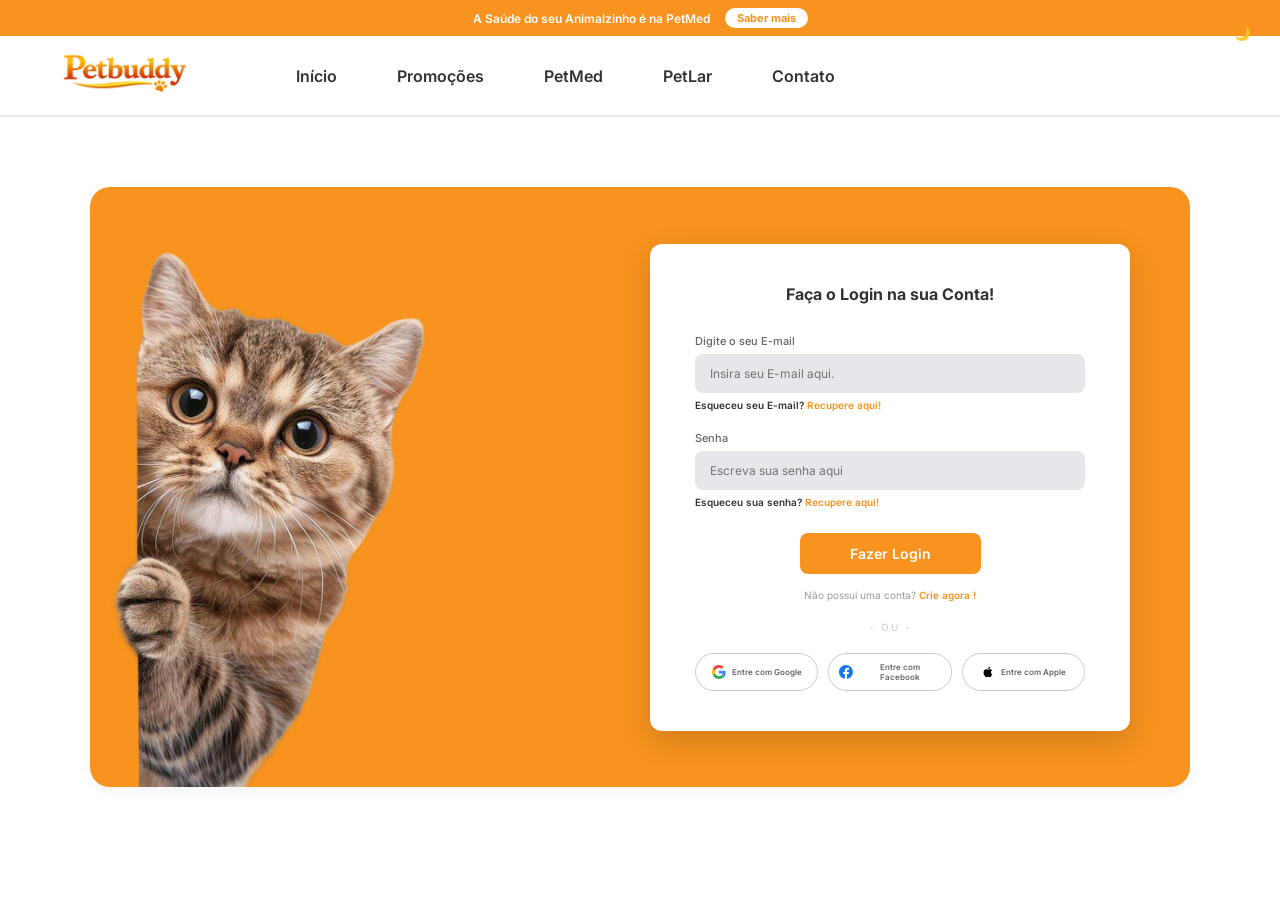
<file: login.html>
<!DOCTYPE html>
<html lang="pt-BR">
<head>
  <meta charset="UTF-8">
  <meta name="viewport" content="width=device-width, initial-scale=1.0">
  <title>PetBuddy | Login</title>
  <link rel="stylesheet" href="./stylelogin.css"> 
  <link href="https://fonts.googleapis.com/css2?family=Inter:wght@400;500;600;700&display=swap" rel="stylesheet">

<style>
:root{--bg:#ffffff;--text:#222;--card:#f5f5f5}
body.dark{--bg:#121212;--text:#f1f1f1;--card:#1e1e1e}
body{background:var(--bg)!important;color:var(--text)!important;transition:.3s}
.card,.pet-card,.produto,.plano{background:var(--card)!important;transition:.3s ease}
.plano:hover,.card:hover,.pet-card:hover,.produto:hover{transform:translateY(-6px)}
.dark-toggle{position:fixed;top:15px;right:15px;z-index:9999;padding:10px 14px;border-radius:20px;cursor:pointer}
.hero-simple{padding:60px 20px;text-align:center}
</style>
</head>
<body>

  <header>
    <div class="topbar">
      <div class="container topbar-content">
        <p>A Saúde do seu Animalzinho é na PetMed</p>
        <a href="#" class="saiba-mais">Saber mais</a>
      </div>
    </div>
  
    <div class="navbar">
      <div class="container nav-container">
        <a href="../home/index.html" class="logo-link">
          <img src="../assets/Logo Principal.png" alt="Logo PetBuddy" class="logo">
        </a>
  
        <nav class="menu">
          <a href="../home/index.html">Início</a>
          <a href="#">Promoções</a>
          <a href="../petmed/../petmed/petmed.html">PetMed</a>
          <a href="../petlar/homepet.html">PetLar</a>
          <a href="#">Contato</a>
        </nav>
      </div>
    </div>
  </header>

  <main class="cadastro-wrapper container">
    <div class="cadastro-box">
        
        <div class="login-img-area">
            <img src="../assets/GatoLogin.png" alt="Gato PetBuddy" class="pet-login-img">
        </div>

        <div class="cadastro-form-area">
            <div class="cadastro-card">
                <h2>Faça o Login na sua Conta!</h2>
                
                <form id="loginForm">
                    <div class="form-group">
                        <label>Digite o seu E-mail</label>
                        <input type="email" id="loginEmail" placeholder="Insira seu E-mail aqui." required>
                        <span class="link-recuperar">Esqueceu seu E-mail? <a href="recuperar-email.html">Recupere aqui!</a></span>
                    </div>

                    <div class="form-group" style="margin-top: 20px;">
                        <label>Senha</label>
                        <input type="password" id="loginSenha" placeholder="Escreva sua senha aqui" required>
                        <span class="link-recuperar">Esqueceu sua senha? <a href="recuperar-senha.html">Recupere aqui!</a></span>
                    </div>

                    <div class="btn-create-container">
                        <button type="button" class="btn-create" onclick="fazerLogin()">Fazer Login</button>
                    </div>

                    <p class="login-txt">Não possui uma conta? <a href="../cadastro/cadastro.html">Crie agora !</a></p>

                    <div class="ou-divider">- OU -</div>

                    <div class="social-row">
                        <button type="button" class="social-btn">
                            <svg xmlns="http://www.w3.org/2000/svg" width="14" height="14" viewBox="0 0 48 48"><path fill="#EA4335" d="M24 9.5c3.54 0 6.71 1.22 9.21 3.6l6.85-6.85C35.9 2.38 30.47 0 24 0 14.62 0 6.51 5.38 2.56 13.22l7.98 6.19C12.43 13.7 17.74 9.5 24 9.5z"/><path fill="#4285F4" d="M46.98 24.55c0-1.57-.15-3.09-.38-4.55H24v9.02h12.94c-.58 2.96-2.26 5.48-4.78 7.18l7.73 6c4.51-4.18 7.09-10.36 7.09-17.65z"/><path fill="#FBBC05" d="M10.53 28.59c-.48-1.45-.76-2.99-.76-4.59s.27-3.14.76-4.59l-7.98-6.19C.92 16.46 0 20.12 0 24c0 3.88.92 7.54 2.56 10.78l7.97-6.19z"/><path fill="#34A853" d="M24 48c6.48 0 11.93-2.13 15.89-5.81l-7.73-6c-2.15 1.45-4.92 2.3-8.16 2.3-6.26 0-11.57-4.22-13.47-9.91l-7.98 6.19C6.51 42.62 14.62 48 24 48z"/></svg> 
                            Entre com Google
                        </button>
                        <button type="button" class="social-btn">
                            <svg xmlns="http://www.w3.org/2000/svg" width="14" height="14" viewBox="0 0 24 24" fill="#1877F2"><path d="M24 12.073c0-6.627-5.373-12-12-12s-12 5.373-12 12c0 5.99 4.388 10.954 10.125 11.854v-8.385H7.078v-3.469h3.047V9.43c0-3.007 1.792-4.669 4.533-4.669 1.312 0 2.686.235 2.686.235v2.953H15.83c-1.491 0-1.956.925-1.956 1.874v2.25h3.328l-.532 3.469h-2.796v8.385C19.612 23.027 24 18.062 24 12.073z"/></svg> 
                            Entre com Facebook
                        </button>
                        <button type="button" class="social-btn">
                            <svg width="14" height="14" viewBox="0 0 24 24" fill="black"><path d="M17.05 20.28c-.98.95-2.05.8-3.08.35-1.09-.46-2.09-.48-3.24 0-1.44.62-2.2.44-3.06-.35C2.79 15.25 3.51 7.59 9.05 7.31c1.35.07 2.29.74 3.08.8 1.18-.04 2.31-.82 3.5-.78 1.48.05 2.6.66 3.32 1.76-2.96 1.75-2.42 5.56.39 6.64-1.2 1.83-2.18 3.55-2.29 4.55zM12.03 7.25c-.15-2.23 1.66-4.07 3.74-4.25.3 2.31-1.89 4.25-3.74 4.25z"/></svg> 
                            Entre com Apple
                        </button>
                    </div>
                </form>

            </div>
        </div>

    </div>
  </main>

  <script>
      function fazerLogin() {
          const email = document.getElementById('loginEmail').value;
          const senha = document.getElementById('loginSenha').value;
          
          if(!email || !senha) {
              alert('Por favor, preencha todos os campos!');
              return;
          }
          
          const userData = JSON.parse(localStorage.getItem('petbuddy_user') || '{}');
          
          if(userData.email === email && userData.senha === senha) {
              localStorage.setItem('petbuddy_logged', 'true');
              localStorage.setItem('petbuddy_user_name', userData.nome || 'Usuário');
              alert('Login realizado com sucesso!');
              window.location.href = '../home/logado.html';
          } else {
              alert('E-mail ou senha incorretos!');
          }
      }
  </script>

  <button class="dark-toggle" onclick="toggleDarkMode()">🌙</button>
  <script>
      function toggleDarkMode(){
          document.body.classList.toggle('dark');
          localStorage.setItem('theme', document.body.classList.contains('dark') ? 'dark' : 'light');
      }
      if(localStorage.getItem('theme') === 'dark') document.body.classList.add('dark');
  </script>
</body>
</html>
</file>
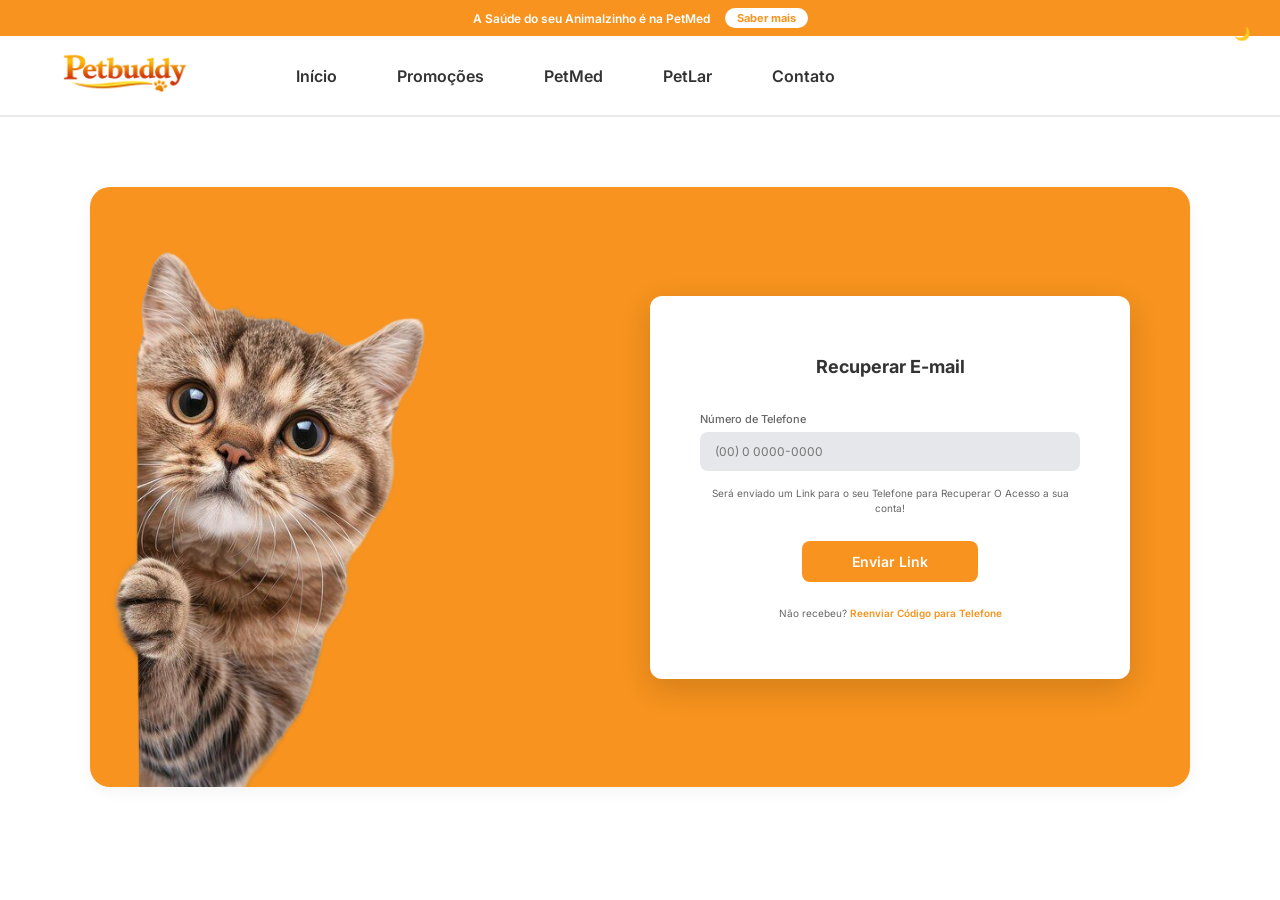
<file: recuperar-email.html>
<!DOCTYPE html>
<html lang="pt-BR">
<head>
  <meta charset="UTF-8">
  <meta name="viewport" content="width=device-width, initial-scale=1.0">
  <title>PetBuddy | Recuperar E-mail</title>
  <link rel="stylesheet" href="./stylelogin.css"> 
  <link href="https://fonts.googleapis.com/css2?family=Inter:wght@400;500;600;700&display=swap" rel="stylesheet">

<style>
:root{--bg:#ffffff;--text:#222;--card:#f5f5f5}
body.dark{--bg:#121212;--text:#f1f1f1;--card:#1e1e1e}
body{background:var(--bg)!important;color:var(--text)!important;transition:.3s}
.card,.pet-card,.produto,.plano{background:var(--card)!important;transition:.3s ease}
.plano:hover,.card:hover,.pet-card:hover,.produto:hover{transform:translateY(-6px)}
.dark-toggle{position:fixed;top:15px;right:15px;z-index:9999;padding:10px 14px;border-radius:20px;cursor:pointer}
.hero-simple{padding:60px 20px;text-align:center}
</style>
</head>
<body>

  <header>
    <div class="topbar">
      <div class="container topbar-content">
        <p>A Saúde do seu Animalzinho é na PetMed</p>
        <a href="#" class="saiba-mais">Saber mais</a>
      </div>
    </div>
  
    <div class="navbar">
      <div class="container nav-container">
        <a href="../home/index.html" class="logo-link">
          <img src="../assets/Logo Principal.png" alt="Logo PetBuddy" class="logo">
        </a>
  
        <nav class="menu">
          <a href="../home/index.html">Início</a>
          <a href="#">Promoções</a>
          <a href="../petmed/../petmed/petmed.html">PetMed</a>
          <a href="../petlar/homepet.html">PetLar</a>
          <a href="#">Contato</a>
        </nav>
      </div>
    </div>
  </header>

  <main class="cadastro-wrapper container">
    <div class="cadastro-box">
        
        <div class="login-img-area">
            <img src="../assets/GatoLogin.png" alt="Gato PetBuddy" class="pet-login-img">
        </div>

        <div class="cadastro-form-area">
            
            <div class="cadastro-card card-recuperar">
                <h2>Recuperar E-mail</h2>
                
                <form>
                    <div class="form-group">
                        <label>Número de Telefone</label>
                        <input type="tel" id="telefoneRec" placeholder="(00) 0 0000-0000" maxlength="15" oninput="mascaraTelefone(this)" required>
                    </div>

                    <p class="info-txt">Será enviado um Link para o seu Telefone para Recuperar O Acesso a sua conta!</p>

                    <div class="btn-create-container">
                        <button type="button" class="btn-create" onclick="enviarLinkTelefone()">Enviar Link</button>
                    </div>

                    <p class="reenviar-txt">Não recebeu? <a href="#" onclick="reenviarCodigoTelefone()">Reenviar Código para Telefone</a></p>
                </form>

            </div>
        </div>

    </div>
  </main>

  <script>
      function mascaraTelefone(input) {
          let v = input.value.replace(/\D/g, ''); 
          if (v.length > 11) v = v.substring(0, 11); 
          
          if (v.length >= 3) {
              v = '(' + v.substring(0, 2) + ') ' + v.substring(2);
          }
          if (v.length >= 11) {
              v = v.substring(0, 10) + '-' + v.substring(10);
          }
          input.value = v;
      }
      
      function enviarLinkTelefone() {
          const telefone = document.getElementById('telefoneRec').value;
          if(!telefone) {
              alert('Por favor, digite seu telefone!');
              return;
          }
          alert('Link de recuperação enviado para o telefone ' + telefone + ' (Simulação)');
          window.location.href = 'login.html';
      }
      
      function reenviarCodigoTelefone() {
          alert('Código reenviado para o seu telefone! (Simulação)');
      }
  </script>

  <button class="dark-toggle" onclick="toggleDarkMode()">🌙</button>
  <script>
      function toggleDarkMode(){
          document.body.classList.toggle('dark');
          localStorage.setItem('theme', document.body.classList.contains('dark') ? 'dark' : 'light');
      }
      if(localStorage.getItem('theme') === 'dark') document.body.classList.add('dark');
  </script>
</body>
</html>
</file>
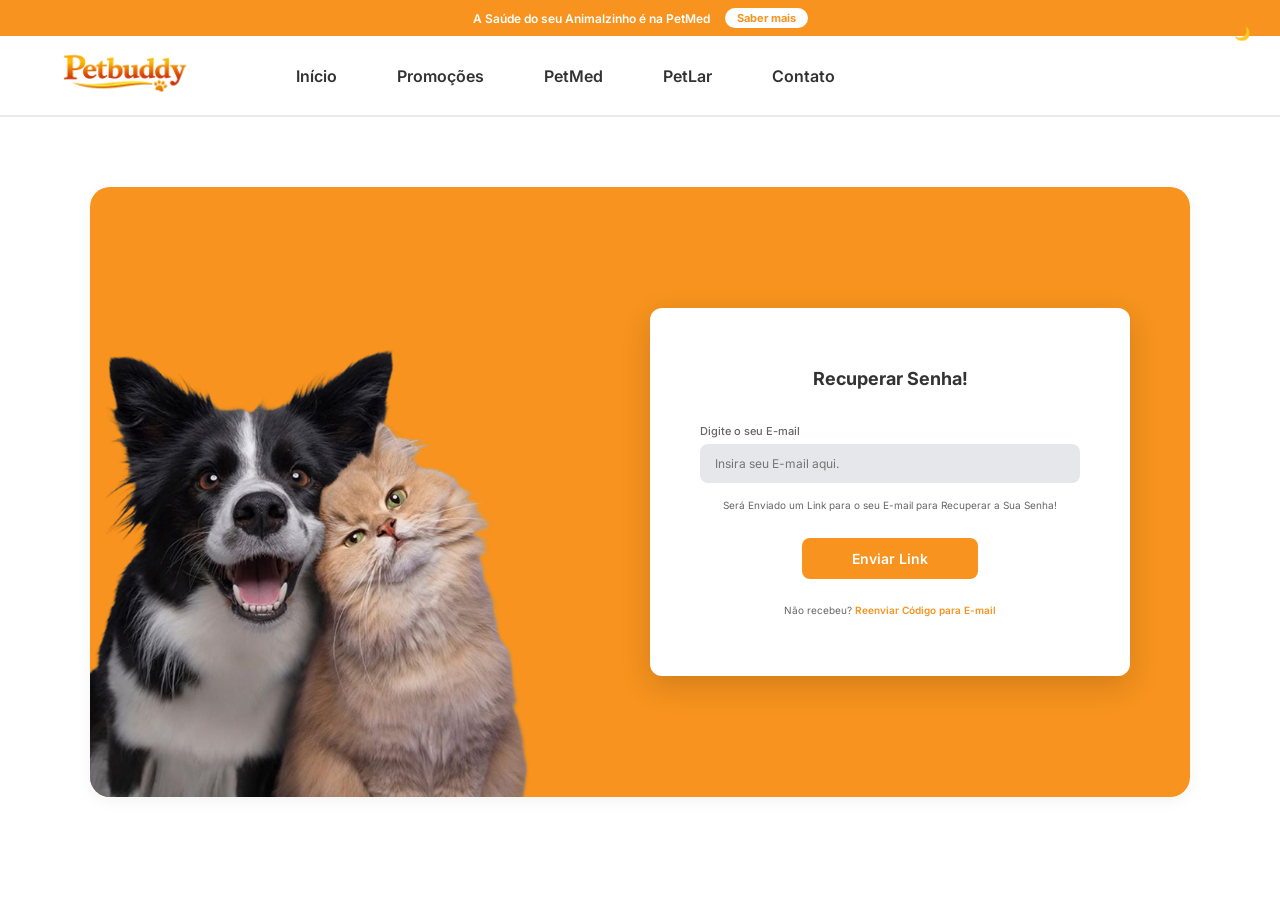
<file: recuperar-senha.html>
<!DOCTYPE html>
<html lang="pt-BR">
<head>
  <meta charset="UTF-8">
  <meta name="viewport" content="width=device-width, initial-scale=1.0">
  <title>PetBuddy | Recuperar Senha</title>
  <link rel="stylesheet" href="./stylelogin.css"> 
  <link href="https://fonts.googleapis.com/css2?family=Inter:wght@400;500;600;700&display=swap" rel="stylesheet">

<style>
:root{--bg:#ffffff;--text:#222;--card:#f5f5f5}
body.dark{--bg:#121212;--text:#f1f1f1;--card:#1e1e1e}
body{background:var(--bg)!important;color:var(--text)!important;transition:.3s}
.card,.pet-card,.produto,.plano{background:var(--card)!important;transition:.3s ease}
.plano:hover,.card:hover,.pet-card:hover,.produto:hover{transform:translateY(-6px)}
.dark-toggle{position:fixed;top:15px;right:15px;z-index:9999;padding:10px 14px;border-radius:20px;cursor:pointer}
.hero-simple{padding:60px 20px;text-align:center}
</style>
</head>
<body>

  <header>
    <div class="topbar">
      <div class="container topbar-content">
        <p>A Saúde do seu Animalzinho é na PetMed</p>
        <a href="#" class="saiba-mais">Saber mais</a>
      </div>
    </div>
  
    <div class="navbar">
      <div class="container nav-container">
        <a href="../home/index.html" class="logo-link">
          <img src="../assets/Logo Principal.png" alt="Logo PetBuddy" class="logo">
        </a>
  
        <nav class="menu">
          <a href="../home/index.html">Início</a>
          <a href="#">Promoções</a>
          <a href="../petmed/../petmed/petmed.html">PetMed</a>
          <a href="../petlar/homepet.html">PetLar</a>
          <a href="#">Contato</a>
        </nav>
      </div>
    </div>
  </header>

  <main class="cadastro-wrapper container">
    <div class="cadastro-box">
        
        <div class="login-img-area">
            <img src="../assets/RecuperarSenha.png" alt="Pets PetBuddy" class="pet-recuperar-senha-img">
        </div>

        <div class="cadastro-form-area">
            <div class="cadastro-card card-recuperar">
                <h2>Recuperar Senha!</h2>
                
                <form>
                    <div class="form-group">
                        <label>Digite o seu E-mail</label>
                        <input type="email" id="emailRec" placeholder="Insira seu E-mail aqui." required>
                    </div>

                    <p class="info-txt">Será Enviado um Link para o seu E-mail para Recuperar a Sua Senha!</p>

                    <div class="btn-create-container">
                        <button type="button" class="btn-create" onclick="enviarLinkEmail()">Enviar Link</button>
                    </div>

                    <p class="reenviar-txt">Não recebeu? <a href="#" onclick="reenviarCodigoEmail()">Reenviar Código para E-mail</a></p>
                </form>

            </div>
        </div>

    </div>
  </main>

  <script>
      function enviarLinkEmail() {
          const email = document.getElementById('emailRec').value;
          if(!email) {
              alert('Por favor, digite seu e-mail!');
              return;
          }
          alert('Link de recuperação enviado para o e-mail ' + email + ' (Simulação)');
          window.location.href = 'recuperar-senha2.html';
      }
      
      function reenviarCodigoEmail() {
          alert('Código reenviado para o seu e-mail! (Simulação)');
      }
  </script>

  <button class="dark-toggle" onclick="toggleDarkMode()">🌙</button>
  <script>
      function toggleDarkMode(){
          document.body.classList.toggle('dark');
          localStorage.setItem('theme', document.body.classList.contains('dark') ? 'dark' : 'light');
      }
      if(localStorage.getItem('theme') === 'dark') document.body.classList.add('dark');
  </script>
</body>
</html>
</file>
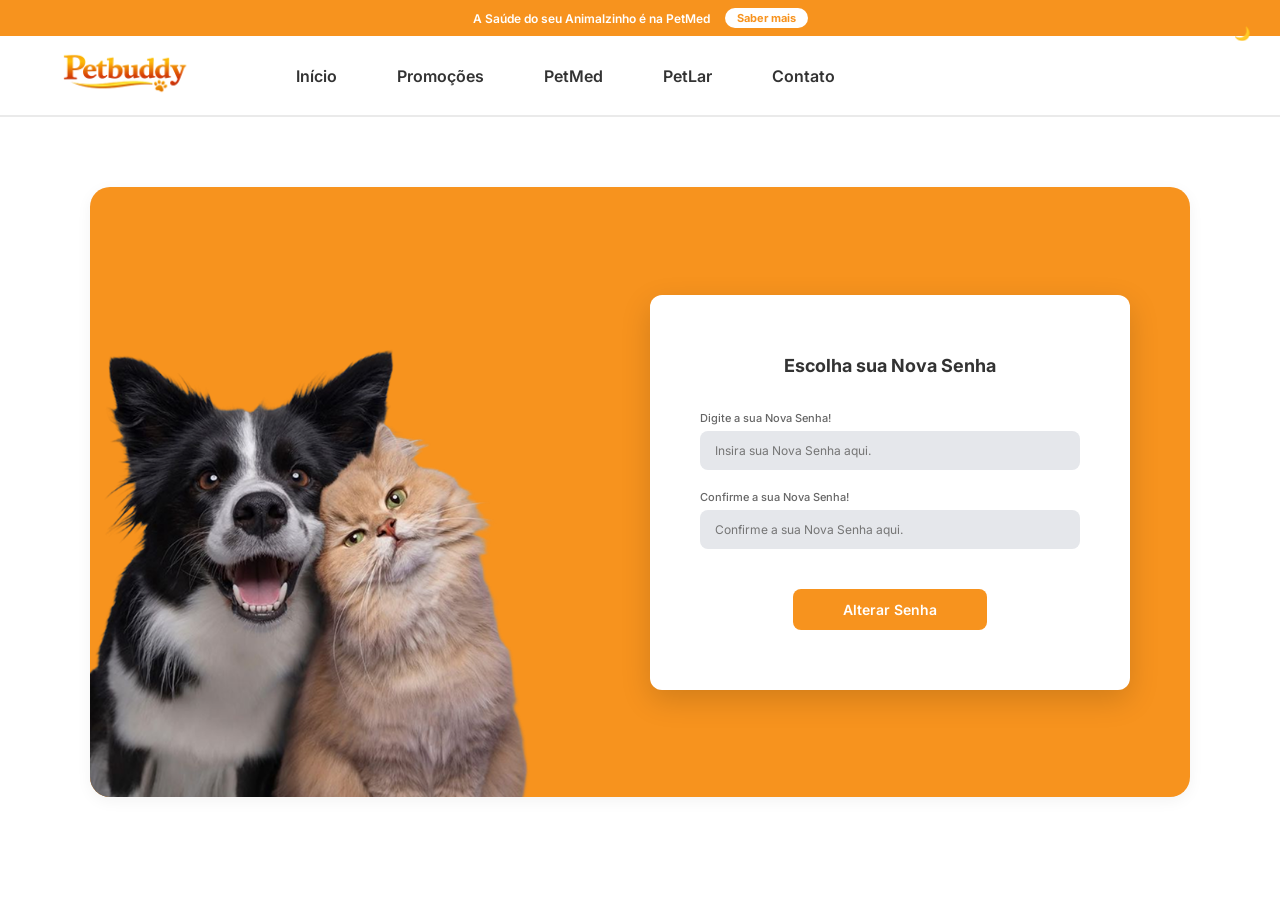
<file: recuperar-senha2.html>
<!DOCTYPE html>
<html lang="pt-BR">
<head>
  <meta charset="UTF-8">
  <meta name="viewport" content="width=device-width, initial-scale=1.0">
  <title>PetBuddy | Escolha sua Nova Senha</title>
  <link rel="stylesheet" href="./stylelogin.css"> 
  <link href="https://fonts.googleapis.com/css2?family=Inter:wght@400;500;600;700&display=swap" rel="stylesheet">

<style>
:root{--bg:#ffffff;--text:#222;--card:#f5f5f5}
body.dark{--bg:#121212;--text:#f1f1f1;--card:#1e1e1e}
body{background:var(--bg)!important;color:var(--text)!important;transition:.3s}
.card,.pet-card,.produto,.plano{background:var(--card)!important;transition:.3s ease}
.plano:hover,.card:hover,.pet-card:hover,.produto:hover{transform:translateY(-6px)}
.dark-toggle{position:fixed;top:15px;right:15px;z-index:9999;padding:10px 14px;border-radius:20px;cursor:pointer}
.hero-simple{padding:60px 20px;text-align:center}
</style>
</head>
<body>

  <header>
    <div class="topbar">
      <div class="container topbar-content">
        <p>A Saúde do seu Animalzinho é na PetMed</p>
        <a href="#" class="saiba-mais">Saber mais</a>
      </div>
    </div>
  
    <div class="navbar">
      <div class="container nav-container">
        <a href="../home/index.html" class="logo-link">
          <img src="../assets/Logo Principal.png" alt="Logo PetBuddy" class="logo">
        </a>
  
        <nav class="menu">
          <a href="../home/index.html">Início</a>
          <a href="#">Promoções</a>
          <a href="../petmed/../petmed/petmed.html">PetMed</a>
          <a href="../petlar/homepet.html">PetLar</a>
          <a href="#">Contato</a>
        </nav>
      </div>
    </div>
  </header>

  <main class="cadastro-wrapper container">
    <div class="cadastro-box">
        
        <div class="login-img-area">
            <img src="../assets/RecuperarSenha.png" alt="Pets PetBuddy" class="pet-recuperar-senha-img">
        </div>

        <div class="cadastro-form-area">
            <div class="cadastro-card card-recuperar">
                <h2>Escolha sua Nova Senha</h2>
                
                <form>
                    <div class="form-group">
                        <label>Digite a sua Nova Senha!</label>
                        <input type="password" id="novaSenha" placeholder="Insira sua Nova Senha aqui." required>
                    </div>

                    <div class="form-group" style="margin-top: 20px;">
                        <label>Confirme a sua Nova Senha!</label>
                        <input type="password" id="confirmNovaSenha" placeholder="Confirme a sua Nova Senha aqui." required>
                    </div>

                    <div class="btn-create-container" style="margin-top: 40px;">
                        <button type="button" class="btn-create" onclick="alterarSenha()">Alterar Senha</button>
                    </div>
                </form>

            </div>
        </div>

    </div>
  </main>

  <script>
      function alterarSenha() {
          const novaSenha = document.getElementById('novaSenha').value;
          const confirmSenha = document.getElementById('confirmNovaSenha').value;
          
          if(!novaSenha || !confirmSenha) {
              alert('Por favor, preencha todos os campos!');
              return;
          }
          
          if(novaSenha !== confirmSenha) {
              alert('As senhas não coincidem!');
              return;
          }
          
          if(novaSenha.length < 6) {
              alert('A senha deve ter no mínimo 6 caracteres!');
              return;
          }
          
          const userData = JSON.parse(localStorage.getItem('petbuddy_user') || '{}');
          userData.senha = novaSenha;
          localStorage.setItem('petbuddy_user', JSON.stringify(userData));
          
          alert('Senha alterada com sucesso!');
          window.location.href = 'login.html';
      }
  </script>

  <button class="dark-toggle" onclick="toggleDarkMode()">🌙</button>
  <script>
      function toggleDarkMode(){
          document.body.classList.toggle('dark');
          localStorage.setItem('theme', document.body.classList.contains('dark') ? 'dark' : 'light');
      }
      if(localStorage.getItem('theme') === 'dark') document.body.classList.add('dark');
  </script>
</body>
</html>
</file>
<file: stylepetlar.css>
*{
margin:0;
padding:0;
box-sizing:border-box;
font-family:'Poppins',sans-serif;
}

body{
background:#fff;
}

.top-bar{
background:#1D6B57;
color:#fff;
text-align:center;
padding:10px;
font-size:14px;
}

header{
display:flex;
justify-content:space-between;
align-items:center;
padding:20px 80px;
border-bottom:1px solid #ddd;
}

.logo{
font-size:34px;
font-weight:700;
color:#f29f05;
}

.logo span{
color:#e27d00;
}

nav{
display:flex;
gap:40px;
}

nav a{
text-decoration:none;
color:#333;
font-weight:500;
}

nav a.active{
color:#1D6B57;
border-bottom:2px solid #1D6B57;
}

.btn-login{
background:#1D6B57;
color:white;
border:none;
padding:12px 25px;
border-radius:8px;
cursor:pointer;
}

.banner{
display:flex;
align-items:center;
justify-content:center;
margin:50px auto;
width:90%;
gap:20px;
}

.banner-content{
width:100%;
max-width:1000px;
background:#006d92;
border-radius:20px;
padding:30px;
display:flex;
align-items:center;
justify-content:space-between;
}

.banner-text h2{
font-size:42px;
color:#fff;
line-height:1.1;
}

.banner-image img{
height:250px;
}

.banner-button button{
padding:20px 35px;
border:none;
border-radius:20px;
background:#fff;
font-weight:600;
cursor:pointer;
}

.arrow{
background:#1D6B57;
color:white;
border:none;
width:45px;
height:45px;
border-radius:50%;
cursor:pointer;
}

.dots{
display:flex;
justify-content:center;
gap:10px;
margin-bottom:40px;
}

.dots span{
width:12px;
height:12px;
background:#ccc;
border-radius:50%;
}

.dots .active{
background:#1D6B57;
}

.section{
padding:70px 80px;
}

.section h2{
font-size:42px;
margin-bottom:40px;
}

.pets-grid{
display:grid;
grid-template-columns:repeat(3,1fr);
gap:30px;
}

.pet-card{
cursor:pointer;
transition:.4s;
}

.pet-card img{
width:100%;
height:280px;
object-fit:cover;
border-radius:10px;
}

.pet-card:hover{
transform:translateY(-10px);
}

.pet-card h3{
font-size:18px;
margin-top:10px;
}

.pet-card p{
color:#666;
}

.pet-card span{
font-weight:700;
}

.ong-search{
background:#f7f4f4;
width:90%;
margin:auto;
padding:60px;
border-radius:20px;
display:flex;
justify-content:space-between;
align-items:center;
}

.ong-search h2{
font-size:55px;
line-height:1.1;
}

.ong-search p{
margin-top:15px;
color:#666;
}

.right{
width:40%;
}

.right input{
width:100%;
padding:15px;
border:none;
border-radius:30px;
background:#eef3ef;
margin-bottom:15px;
}

.right button{
width:100%;
padding:15px;
background:#1D6B57;
color:white;
border:none;
border-radius:30px;
cursor:pointer;
}

.ongs{
display:flex;
justify-content:center;
gap:40px;
}

.ong{
width:140px;
height:140px;
border-radius:50%;
background:#ddd;
transition:.4s;
}

.ong:hover{
transform:scale(1.1);
}

.large .pet-card{
height:350px;
background:#ddd;
border-radius:10px;
}

.pagination{
display:flex;
justify-content:center;
gap:10px;
margin:80px;
}

.pagination button{
width:40px;
height:40px;
border:none;
border-radius:50%;
cursor:pointer;
}

.current{
background:#1D6B57;
color:white;
}

@media(max-width:900px){

header{
padding:20px;
flex-direction:column;
gap:20px;
}

nav{
flex-wrap:wrap;
justify-content:center;
}

.banner-content{
flex-direction:column;
text-align:center;
}

.banner-image img{
height:180px;
}

.pets-grid{
grid-template-columns:1fr;
}

.ong-search{
flex-direction:column;
gap:30px;
}

.right{
width:100%;
}

.ongs{
flex-wrap:wrap;
}

.section{
padding:40px 20px;
}

}
.whatsapp-btn {
    position: fixed;
    bottom: 30px;
    right: 30px;
    background-color: #006485; /* Alinhado com a paleta do PetBuddy */
    color: #ffffff;
    width: 60px;
    height: 60px;
    border-radius: 50%;
    display: flex;
    justify-content: center;
    align-items: center;
    box-shadow: 0 4px 10px rgba(0, 0, 0, 0.3);
    z-index: 9999; /* Garante que fique acima de carrosséis e do menu */
    transition: transform 0.3s ease, background-color 0.3s ease;
}

/* Efeito de passar o mouse */
.whatsapp-btn:hover {
    background-color: #25d366; /* Muda para o verde clássico do WhatsApp no hover */
    transform: scale(1.1);
}

/* Animação suave de pulso para chamar atenção sutilmente */
@keyframes pulse {
    0% { box-shadow: 0 0 0 0 rgba(0, 100, 133, 0.7); }
    70% { box-shadow: 0 0 0 15px rgba(0, 100, 133, 0); }
    100% { box-shadow: 0 0 0 0 rgba(0, 100, 133, 0); }
}

.whatsapp-btn {
    animation: pulse 2s infinite;
}

/* ===== RESPONSIVIDADE MOBILE (iOS e Android) ===== */
@media (max-width: 768px){
  *{box-sizing:border-box;}
  body{overflow-x:hidden;}
  .container,.content,.wrapper,.main{width:100%!important;max-width:100%!important;padding-left:12px!important;padding-right:12px!important;}
  header,nav,section,footer{width:100%!important;}
  img{max-width:100%!important;height:auto!important;}
  .grid,.cards,.card-container,.products,.pets,.pet-grid,.services{
      display:grid!important;
      grid-template-columns:1fr!important;
      gap:16px!important;
  }
  table{display:block;overflow-x:auto;}
  input,select,textarea,button{
      width:100%!important;
      max-width:100%!important;
      font-size:16px!important;
  }
  h1{font-size:2rem!important;}
  h2{font-size:1.6rem!important;}
  h3{font-size:1.3rem!important;}
}

@media (max-width:480px){
  body{font-size:14px!important;}
  h1{font-size:1.7rem!important;}
  h2{font-size:1.4rem!important;}
  h3{font-size:1.1rem!important;}
}
</file>
<file: stylecadastro.css>
/* ================= VARIABLES & RESET ================= */
:root {
    --primary: #f7931e;
    --primary-hover: #e08012;
    --text-dark: #333333;
    --text-gray: #666666;
    --bg-main: #ffffff;
    --white: #ffffff;
    --radius: 12px;
    --shadow: 0 4px 15px rgba(0,0,0,0.05);
}

* { margin: 0; padding: 0; box-sizing: border-box; font-family: 'Inter', sans-serif; }
body { background-color: var(--bg-main); color: var(--text-dark); }
a { text-decoration: none; color: inherit; }
button { cursor: pointer; border: none; outline: none; background: transparent; font-family: inherit; }
.container { max-width: 1200px; margin: 0 auto; padding: 0 20px; }

/* ================= HEADER ================= */
.topbar { background-color: var(--primary); color: var(--white); font-size: 12px; padding: 8px 0; font-weight: 600; text-align: center; }
.topbar-content { display: flex; justify-content: center; align-items: center; gap: 15px; }
.saiba-mais { background: var(--white); color: var(--primary); padding: 3px 12px; border-radius: 20px; font-size: 11px; font-weight: 700; }

.navbar { background: var(--white); padding: 15px 0; border-bottom: 2px solid #eaeaea; margin-bottom: 40px; }

/* Navbar perfeitamente centralizada em bloco */
.nav-container { 
    display: flex; 
    justify-content: center; 
    align-items: center; 
    gap: 100px; /* Distância ideal entre a Logo e o Menu */
    max-width: 1200px;
    margin: 0 auto;
}

.logo { height: 45px; }

/* Menu com palavras mais separadas */
.menu { 
    display: flex; 
    gap: 50px; /* Aumentado para não ficar espremido */
}

.menu a { font-weight: 600; font-size: 16px; color: var(--text-dark); }
.menu a.active, .menu a:hover { color: var(--primary); }

/* ================= TELA DE CADASTRO ================= */
.cadastro-wrapper {
    padding: 30px 20px 60px 20px;
    display: flex;
    justify-content: center;
}

.cadastro-box {
    background-color: var(--primary);
    border-radius: 20px;
    width: 100%;
    max-width: 1100px;
    display: flex;
    position: relative;
    overflow: hidden;
    box-shadow: var(--shadow);
    min-height: 600px;
}

/* Área da Imagem Limpa (Sem bolinhas CSS) ajustada para colar na base */
.cadastro-img-area {
    flex: 1;
    display: flex;
    align-items: flex-end; /* Empurra o conteúdo para o chão da div */
    justify-content: center;
    height: 100%;
}

.pet-cadastro-img {
    width: 100%;
    max-width: 580px; 
    object-fit: contain;
    /* Ajuste fino para encaixar a imagem que já tem fundo na base da div */
    margin-bottom: -50px; 
    margin-left: -30px;
    position: relative;
    z-index: 2;
}

.cadastro-form-area {
    flex: 1;
    display: flex;
    align-items: center;
    justify-content: flex-end;
    padding: 40px 60px 40px 0;
}

.cadastro-card {
    background: var(--white);
    padding: 40px 45px;
    border-radius: 12px;
    width: 100%;
    max-width: 480px;
    box-shadow: 0 10px 30px rgba(0,0,0,0.15);
}

.cadastro-card h2 {
    text-align: center;
    font-size: 16px;
    margin-bottom: 30px;
    color: var(--text-dark);
    font-weight: 700;
}

.form-group { margin-bottom: 15px; }

.form-group label {
    display: block;
    font-size: 11px;
    color: var(--text-gray);
    margin-bottom: 6px;
    font-weight: 500;
}

.form-group input {
    width: 100%;
    background-color: #e5e7eb;
    border: none;
    padding: 12px 15px;
    border-radius: 8px;
    font-size: 12px;
    color: var(--text-dark);
    outline: none;
}

.form-group input::placeholder { color: #9ca3af; }

.btn-create-container {
    display: flex;
    justify-content: center;
    margin-top: 25px;
}

.btn-create {
    background: var(--primary);
    color: var(--white);
    border: none;
    padding: 12px 50px;
    border-radius: 8px;
    font-weight: 600;
    font-size: 14px;
    cursor: pointer;
    transition: background 0.2s;
}

.btn-create:hover { background: var(--primary-hover); }

.login-txt {
    text-align: center;
    font-size: 10px;
    color: #999;
    margin-top: 15px;
}

.login-txt a { color: var(--primary); font-weight: 600; }

.ou-divider {
    text-align: center;
    font-size: 10px;
    color: #ccc;
    margin: 20px 0;
    letter-spacing: 2px;
}

.social-row {
    display: flex;
    gap: 10px;
    justify-content: center;
}

.social-btn {
    display: flex;
    align-items: center;
    justify-content: center;
    gap: 6px;
    background: var(--white);
    border: 1px solid #ccc;
    padding: 8px 10px;
    border-radius: 20px;
    font-size: 8px;
    color: var(--text-gray);
    font-weight: 600;
    flex: 1;
    cursor: pointer;
}

.social-btn:hover { background: #f4f5f7; }

@media (max-width: 900px) {
    .cadastro-box { flex-direction: column; padding: 20px; }
    .cadastro-form-area { padding: 20px; justify-content: center; }
    .cadastro-card { max-width: 100%; }
}

/* ==========================================================================
    TELA DE CADASTRO 2.2 
   ========================================================================== */

/* Organiza os campos lado a lado */
.form-row {
    display: flex;
    gap: 15px; /* Espaço entre os inputs da mesma linha */
    margin-bottom: 15px;
}

/* Remove a margem padrão dentro da linha para não acumular */
.form-row .form-group {
    margin-bottom: 0; 
}

/* O campo maior (ocupa 70% do espaço) */
.col-70 {
    flex: 7;
}

/* O campo menor (ocupa 30% do espaço) */
.col-30 {
    flex: 3;
}

/* Ajuste no padding do formulário para caber melhor na tela 2.2 */
.cadastro-card {
    padding: 35px 40px; /* Diminui um pouco o espaço interno pra não esticar demais */
}

@media (max-width: 600px) {
    /* No celular, quebra as colunas e coloca uma embaixo da outra */
    .form-row {
        flex-direction: column;
        gap: 0;
    }
    .form-row .form-group {
        margin-bottom: 15px;
    }
}
/* ==========================================================================
   TELA DE CADASTRO 2.3 (Confirmação de E-mail)
   ========================================================================== */

/* Ajustes no card branco para ficar mais minimalista como no design */
.card-confirmacao {
    padding: 60px 50px; /* Aumenta o espaço interno (padding) para não ficar vazio */
    display: flex;
    flex-direction: column;
    justify-content: center;
}

.card-confirmacao h2 {
    font-size: 18px;
    margin-bottom: 40px;
}

/* Texto de reenviar código */
.reenviar-txt {
    font-size: 10px;
    color: var(--text-gray);
    margin-top: 5px;
    margin-bottom: 30px; /* Dá espaço para o botão final */
}

.reenviar-txt a {
    color: var(--primary);
    font-weight: 600;
}

/* ===== RESPONSIVIDADE MOBILE (iOS e Android) ===== */
@media (max-width: 768px){
  *{box-sizing:border-box;}
  body{overflow-x:hidden;}
  .container,.content,.wrapper,.main{width:100%!important;max-width:100%!important;padding-left:12px!important;padding-right:12px!important;}
  header,nav,section,footer{width:100%!important;}
  img{max-width:100%!important;height:auto!important;}
  .grid,.cards,.card-container,.products,.pets,.pet-grid,.services{
      display:grid!important;
      grid-template-columns:1fr!important;
      gap:16px!important;
  }
  table{display:block;overflow-x:auto;}
  input,select,textarea,button{
      width:100%!important;
      max-width:100%!important;
      font-size:16px!important;
  }
  h1{font-size:2rem!important;}
  h2{font-size:1.6rem!important;}
  h3{font-size:1.3rem!important;}
}

@media (max-width:480px){
  body{font-size:14px!important;}
  h1{font-size:1.7rem!important;}
  h2{font-size:1.4rem!important;}
  h3{font-size:1.1rem!important;}
}
</file>
<file: stylelogin.css>
/* ================= VARIABLES & RESET ================= */
:root {
    --primary: #f7931e;
    --primary-hover: #e08012;
    --text-dark: #333333;
    --text-gray: #666666;
    --bg-main: #ffffff;
    --white: #ffffff;
    --radius: 12px;
    --shadow: 0 4px 15px rgba(0,0,0,0.05);
}

* { margin: 0; padding: 0; box-sizing: border-box; font-family: 'Inter', sans-serif; }
body { background-color: var(--bg-main); color: var(--text-dark); }
a { text-decoration: none; color: inherit; }
button { cursor: pointer; border: none; outline: none; background: transparent; font-family: inherit; }
.container { max-width: 1200px; margin: 0 auto; padding: 0 20px; }

/* ================= HEADER ================= */
.topbar { background-color: var(--primary); color: var(--white); font-size: 12px; padding: 8px 0; font-weight: 600; text-align: center; }
.topbar-content { display: flex; justify-content: center; align-items: center; gap: 15px; }
.saiba-mais { background: var(--white); color: var(--primary); padding: 3px 12px; border-radius: 20px; font-size: 11px; font-weight: 700; }

.navbar { background: var(--white); padding: 15px 0; border-bottom: 2px solid #eaeaea; margin-bottom: 40px; }

.nav-container { 
    display: flex; 
    justify-content: flex-start; 
    align-items: center; 
    gap: 100px; 
    max-width: 1200px;
    margin: 0 auto;
    padding: 0 20px;
}

.logo { height: 45px; }
.menu { display: flex; gap: 60px; }
.menu a { font-weight: 600; font-size: 16px; color: var(--text-dark); }
.menu a.active, .menu a:hover { color: var(--primary); }

/* ================= TELA DE LOGIN ================= */
.cadastro-wrapper {
    padding: 30px 20px 60px 20px;
    display: flex;
    justify-content: center;
}

.cadastro-box {
    background-color: var(--primary);
    border-radius: 20px;
    width: 100%;
    max-width: 1100px;
    display: flex;
    position: relative;
    overflow: hidden;
    box-shadow: var(--shadow);
    min-height: 600px;
}

/* Área da Imagem: Âncora o gato na esquerda */
.login-img-area {
    flex: 1;
    display: flex;
    align-items: flex-end;
    justify-content: flex-start;
    height: 100%;
}

.pet-login-img {
    width: 100%;
    max-width: 420px;
    object-fit: contain;
    margin-bottom: -15px; /* Cola na base laranja */
    margin-left: -15px;  /* Cola na lateral esquerda */
    position: relative;
    z-index: 2;
}

.cadastro-form-area {
    flex: 1;
    display: flex;
    align-items: center;
    justify-content: flex-end;
    padding: 40px 60px 40px 0;
}

.cadastro-card {
    background: var(--white);
    padding: 40px 45px;
    border-radius: 12px;
    width: 100%;
    max-width: 480px;
    box-shadow: 0 10px 30px rgba(0,0,0,0.15);
}

.cadastro-card h2 {
    text-align: center;
    font-size: 16px;
    margin-bottom: 30px;
    color: var(--text-dark);
    font-weight: 700;
}

.form-group { margin-bottom: 5px; }

.form-group label {
    display: block;
    font-size: 11px;
    color: var(--text-gray);
    margin-bottom: 6px;
    font-weight: 500;
}

.form-group input {
    width: 100%;
    background-color: #e5e7eb;
    border: none;
    padding: 12px 15px;
    border-radius: 8px;
    font-size: 12px;
    color: var(--text-dark);
    outline: none;
}

/* Link de recuperação embaixo dos inputs */
.link-recuperar {
    display: block;
    font-size: 10px;
    color: var(--text-dark);
    margin-top: 6px;
    font-weight: 600;
}

.link-recuperar a {
    color: var(--primary);
}

.btn-create-container {
    display: flex;
    justify-content: center;
    margin-top: 25px;
}

.btn-create {
    background: var(--primary);
    color: var(--white);
    border: none;
    padding: 12px 50px;
    border-radius: 8px;
    font-weight: 600;
    font-size: 14px;
    cursor: pointer;
    transition: background 0.2s;
}

.btn-create:hover { background: var(--primary-hover); }

.login-txt {
    text-align: center;
    font-size: 10px;
    color: #999;
    margin-top: 15px;
}

.login-txt a { color: var(--primary); font-weight: 600; }

.ou-divider {
    text-align: center;
    font-size: 10px;
    color: #ccc;
    margin: 20px 0;
    letter-spacing: 2px;
}

.social-row {
    display: flex;
    gap: 10px;
    justify-content: center;
}

.social-btn {
    display: flex;
    align-items: center;
    justify-content: center;
    gap: 6px;
    background: var(--white);
    border: 1px solid #ccc;
    padding: 8px 10px;
    border-radius: 20px;
    font-size: 8px;
    color: var(--text-gray);
    font-weight: 600;
    flex: 1;
    cursor: pointer;
}

.social-btn:hover { background: #f4f5f7; }

@media (max-width: 900px) {
    .cadastro-box { flex-direction: column; padding: 20px; }
    .cadastro-form-area { padding: 20px; justify-content: center; }
    .cadastro-card { max-width: 100%; }
    .login-img-area { justify-content: center; }
    .pet-login-img { margin-left: 0; }
}
/* ==========================================================================
   TELA DE RECUPERAR E-MAIL 1.1
   ========================================================================== */

/* Ajuste no card para ele ficar mais limpo e centralizado */
.card-recuperar {
    padding: 60px 50px;
    display: flex;
    flex-direction: column;
    justify-content: center;
}

.card-recuperar h2 {
    font-size: 18px;
    margin-bottom: 35px;
}

/* Texto explicativo no meio do form */
.info-txt {
    font-size: 10px;
    color: var(--text-gray);
    text-align: center;
    margin: 15px 0 25px 0;
    line-height: 1.5;
}

/* Texto de reenviar no rodapé */
.reenviar-txt {
    font-size: 10px;
    color: var(--text-gray);
    margin-top: 25px;
    text-align: center;
}

.reenviar-txt a {
    color: var(--primary);
    font-weight: 600;
}
/* --- Ajuste específico para a imagem da dupla na Recuperação de Senha --- */
.pet-recuperar-senha-img {
    width: 100%;
    max-width: 500px; /* Um pouco maior que o gato sozinho para manter o detalhe */
    object-fit: contain;
    margin-bottom: -15px;
    margin-left: -20px;
    position: relative;
    z-index: 2;
}



/* ===== RESPONSIVIDADE MOBILE (iOS e Android) ===== */
@media (max-width: 768px){
  *{box-sizing:border-box;}
  body{overflow-x:hidden;}
  .container,.content,.wrapper,.main{width:100%!important;max-width:100%!important;padding-left:12px!important;padding-right:12px!important;}
  header,nav,section,footer{width:100%!important;}
  img{max-width:100%!important;height:auto!important;}
  .grid,.cards,.card-container,.products,.pets,.pet-grid,.services{
      display:grid!important;
      grid-template-columns:1fr!important;
      gap:16px!important;
  }
  table{display:block;overflow-x:auto;}
  input,select,textarea,button{
      width:100%!important;
      max-width:100%!important;
      font-size:16px!important;
  }
  h1{font-size:2rem!important;}
  h2{font-size:1.6rem!important;}
  h3{font-size:1.3rem!important;}
}

@media (max-width:480px){
  body{font-size:14px!important;}
  h1{font-size:1.7rem!important;}
  h2{font-size:1.4rem!important;}
  h3{font-size:1.1rem!important;}
}
</file>
